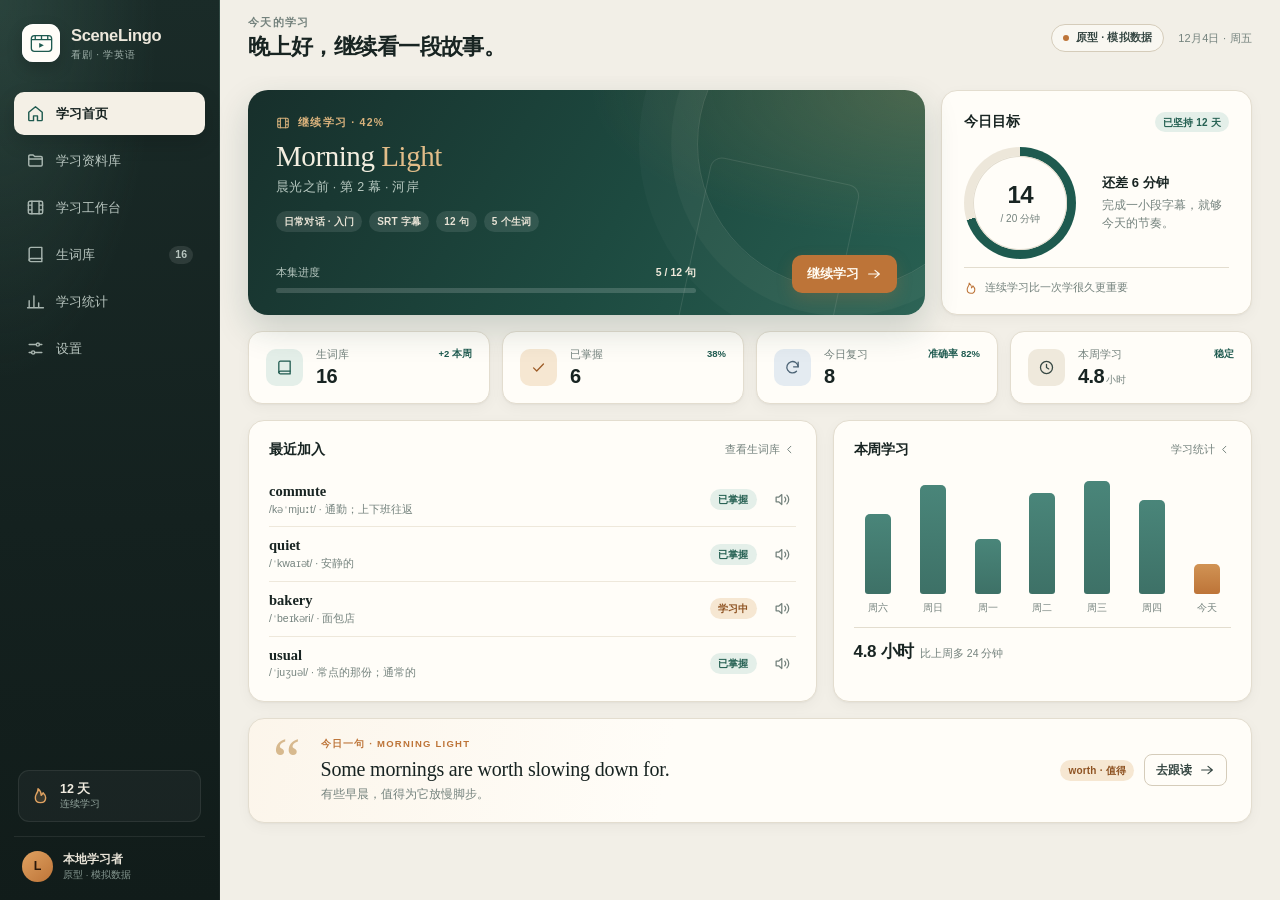
<file: prototype/v0.2-ui/index.html>
<!doctype html>
<html lang="zh-CN">
<head>
  <meta charset="utf-8">
  <meta name="viewport" content="width=device-width, initial-scale=1">
  <meta name="color-scheme" content="light">
  <title>SceneLingo · V0.2 学习工作台原型</title>
  <link rel="stylesheet" href="assets/styles.css">
</head>
<body data-route="home">
  <svg class="svg-sprite" aria-hidden="true" focusable="false">
    <symbol id="i-home" viewBox="0 0 24 24"><path d="M3.5 10.5 12 3.5l8.5 7V20a1 1 0 0 1-1 1h-5v-6h-5v6h-5a1 1 0 0 1-1-1z"/></symbol>
    <symbol id="i-film" viewBox="0 0 24 24"><rect x="3" y="4" width="18" height="16" rx="2"/><path d="M7.5 4v16M16.5 4v16M3 9h4.5M3 15h4.5M16.5 9H21M16.5 15H21"/></symbol>
    <symbol id="i-book" viewBox="0 0 24 24"><path d="M4 19.2A2.2 2.2 0 0 1 6.2 17H20"/><path d="M6.2 3H20v18H6.2A2.2 2.2 0 0 1 4 18.8V5.2A2.2 2.2 0 0 1 6.2 3z"/></symbol>
    <symbol id="i-chart" viewBox="0 0 24 24"><path d="M4 20V11M10 20V5M16 20v-6M22 20H2"/></symbol>
    <symbol id="i-play" viewBox="0 0 24 24"><path d="M8 5.4v13.2l10.5-6.6z"/></symbol>
    <symbol id="i-pause" viewBox="0 0 24 24"><path d="M9 5v14M15 5v14"/></symbol>
    <symbol id="i-volume" viewBox="0 0 24 24"><path d="M11 5 6.5 8.7H3v6.6h3.5L11 19z"/><path d="M15.2 8.8a4.5 4.5 0 0 1 0 6.4M18.2 5.8a8.8 8.8 0 0 1 0 12.4"/></symbol>
    <symbol id="i-plus" viewBox="0 0 24 24"><path d="M12 5v14M5 12h14"/></symbol>
    <symbol id="i-check" viewBox="0 0 24 24"><path d="m5 12.5 4.5 4.5L19 7"/></symbol>
    <symbol id="i-close" viewBox="0 0 24 24"><path d="m6 6 12 12M18 6 6 18"/></symbol>
    <symbol id="i-send" viewBox="0 0 24 24"><path d="M12 19V5M6.5 10.5 12 5l5.5 5.5"/></symbol>
    <symbol id="i-spark" viewBox="0 0 24 24"><path d="M12 3.5c.5 4.6 2.4 6.5 7 7-4.6.5-6.5 2.4-7 7-.5-4.6-2.4-6.5-7-7 4.6-.5 6.5-2.4 7-7z"/><path d="M19 16.5c.2 1.8 1 2.6 2.8 2.8-1.8.2-2.6 1-2.8 2.8-.2-1.8-1-2.6-2.8-2.8 1.8-.2 2.6-1 2.8-2.8z"/></symbol>
    <symbol id="i-flame" viewBox="0 0 24 24"><path d="M12 21c3.9 0 6.5-2.6 6.5-6.2 0-2.6-1.4-4.6-3.2-6.4-.4 1.6-1.2 2.7-2.4 3.4.2-3.3-1.3-6-4-8.3.2 3.1-.8 5-2.3 6.9A8.7 8.7 0 0 0 5.5 15c0 3.6 2.6 6 6.5 6z"/></symbol>
    <symbol id="i-clock" viewBox="0 0 24 24"><circle cx="12" cy="12" r="8.5"/><path d="M12 7.5V12l3.2 2"/></symbol>
    <symbol id="i-arrow" viewBox="0 0 24 24"><path d="M4 12h15M13.5 6.5 20 12l-6.5 5.5"/></symbol>
    <symbol id="i-search" viewBox="0 0 24 24"><circle cx="11" cy="11" r="6.5"/><path d="m16 16 4.5 4.5"/></symbol>
    <symbol id="i-rotate" viewBox="0 0 24 24"><path d="M20 11a8 8 0 1 0-2.3 6.2"/><path d="M20 4.5V11h-6.5"/></symbol>
    <symbol id="i-bookmark" viewBox="0 0 24 24"><path d="M6.5 4.5h11v16L12 16.8l-5.5 3.7z"/></symbol>
    <symbol id="i-chevron" viewBox="0 0 24 24"><path d="m14.5 6-6 6 6 6"/></symbol>
    <symbol id="i-target" viewBox="0 0 24 24"><circle cx="12" cy="12" r="8.5"/><circle cx="12" cy="12" r="4.5"/><circle cx="12" cy="12" r="1"/></symbol>
    <symbol id="i-headphones" viewBox="0 0 24 24"><path d="M4 14v-2a8 8 0 0 1 16 0v2"/><path d="M4 13.5h2.5v6H5a1 1 0 0 1-1-1zM20 13.5h-2.5v6H19a1 1 0 0 0 1-1z"/></symbol>
    <symbol id="i-library" viewBox="0 0 24 24"><path d="M3.5 6.5A1.5 1.5 0 0 1 5 5h4l2 2h8a1.5 1.5 0 0 1 1.5 1.5v9A1.5 1.5 0 0 1 19 19H5a1.5 1.5 0 0 1-1.5-1.5z"/><path d="M3.5 10h17"/></symbol>
    <symbol id="i-upload" viewBox="0 0 24 24"><path d="M12 15V4M7.5 8.5 12 4l4.5 4.5"/><path d="M4 14v4.5A1.5 1.5 0 0 0 5.5 20h13a1.5 1.5 0 0 0 1.5-1.5V14"/></symbol>
    <symbol id="i-settings" viewBox="0 0 24 24"><path d="M4 7h9M17 7h3M4 17h3M11 17h9"/><circle cx="15" cy="7" r="2"/><circle cx="9" cy="17" r="2"/></symbol>
    <symbol id="i-trash" viewBox="0 0 24 24"><path d="M4.5 7h15M9 7V4.5h6V7M6.5 7l.8 12.2A1.6 1.6 0 0 0 8.9 20h6.2a1.6 1.6 0 0 0 1.6-1.5L17.5 7"/><path d="M10 11v5M14 11v5"/></symbol>
    <symbol id="i-file" viewBox="0 0 24 24"><path d="M6 3.5h7l5 5V20a1 1 0 0 1-1 1H6a1 1 0 0 1-1-1V4.5a1 1 0 0 1 1-1z"/><path d="M13 3.5V9h5"/></symbol>
    <symbol id="i-info" viewBox="0 0 24 24"><circle cx="12" cy="12" r="8.5"/><path d="M12 11v5M12 8h.01"/></symbol>
    <symbol id="i-key" viewBox="0 0 24 24"><circle cx="8" cy="12" r="3.5"/><path d="M11.5 12H21M17 12v3M14 12v2"/></symbol>
    <symbol id="i-shield" viewBox="0 0 24 24"><path d="M12 3.5 19 6v5.3c0 4.1-2.7 7.4-7 9.2-4.3-1.8-7-5.1-7-9.2V6z"/><path d="m9 12 2 2 4-4"/></symbol>
    <symbol id="i-cloud" viewBox="0 0 24 24"><path d="M7.5 18.5h9.2a3.8 3.8 0 0 0 .5-7.6A5.7 5.7 0 0 0 6.4 10 4.3 4.3 0 0 0 7.5 18.5z"/></symbol>
  </svg>

  <div class="app-shell">
    <aside class="sidebar">
      <a class="brand" href="#/home" data-nav="home" aria-label="SceneLingo 首页">
        <span class="brand-mark" aria-hidden="true">
          <svg viewBox="0 0 32 32"><rect x="3" y="6" width="26" height="20" rx="4"/><path d="M3 11h26M8 6v5M16 6v5M24 6v5"/><path d="M13 15.2v6.2l6-3.1z" class="brand-play"/></svg>
        </span>
        <span class="brand-copy"><strong>SceneLingo</strong><small>看剧 · 学英语</small></span>
      </a>

      <nav class="side-nav" aria-label="主导航">
        <a href="#/home" data-nav="home" class="nav-item" aria-current="page">
          <svg class="icon"><use href="#i-home"/></svg><span>学习首页</span>
        </a>
        <a href="#/materials" data-nav="materials" class="nav-item">
          <svg class="icon"><use href="#i-library"/></svg><span>学习资料库</span>
        </a>
        <a href="#/workbench" data-nav="workbench" class="nav-item">
          <svg class="icon"><use href="#i-film"/></svg><span>学习工作台</span>
        </a>
        <a href="#/vocabulary" data-nav="vocabulary" class="nav-item">
          <svg class="icon"><use href="#i-book"/></svg><span>生词库</span>
          <em class="nav-count" id="navVocabCount">16</em>
        </a>
        <a href="#/stats" data-nav="stats" class="nav-item">
          <svg class="icon"><use href="#i-chart"/></svg><span>学习统计</span>
        </a>
        <a href="#/settings" data-nav="settings" class="nav-item">
          <svg class="icon"><use href="#i-settings"/></svg><span>设置</span>
        </a>
      </nav>

      <div class="side-spacer"></div>

      <div class="streak-card">
        <svg class="icon"><use href="#i-flame"/></svg>
        <div><strong>12 天</strong><small>连续学习</small></div>
      </div>

      <div class="profile">
        <span class="avatar" aria-hidden="true">L</span>
        <div class="profile-copy"><strong>本地学习者</strong><small>原型 · 模拟数据</small></div>
      </div>
    </aside>

    <main class="main">
      <header class="topbar">
        <div class="topbar-title">
          <p class="eyebrow" id="pageEyebrow">今天的学习</p>
          <h1 id="pageTitle">学习首页</h1>
        </div>
        <div class="topbar-meta">
          <span class="demo-badge"><i></i>原型 · 模拟数据</span>
          <span class="today" id="todayLabel"></span>
        </div>
      </header>
      <div class="view" id="view" tabindex="-1"></div>
    </main>
  </div>

  <div class="word-popover" id="wordPopover" role="dialog" aria-modal="false" aria-label="单词详情" hidden></div>
  <div class="modal-root" id="modalRoot" hidden></div>
  <div class="toast" id="toast" role="status" aria-live="polite"></div>

  <noscript><p class="noscript">该原型需要 JavaScript 才能运行。</p></noscript>
  <script src="assets/data.js"></script>
  <script src="assets/app.js"></script>
</body>
</html>
</file>
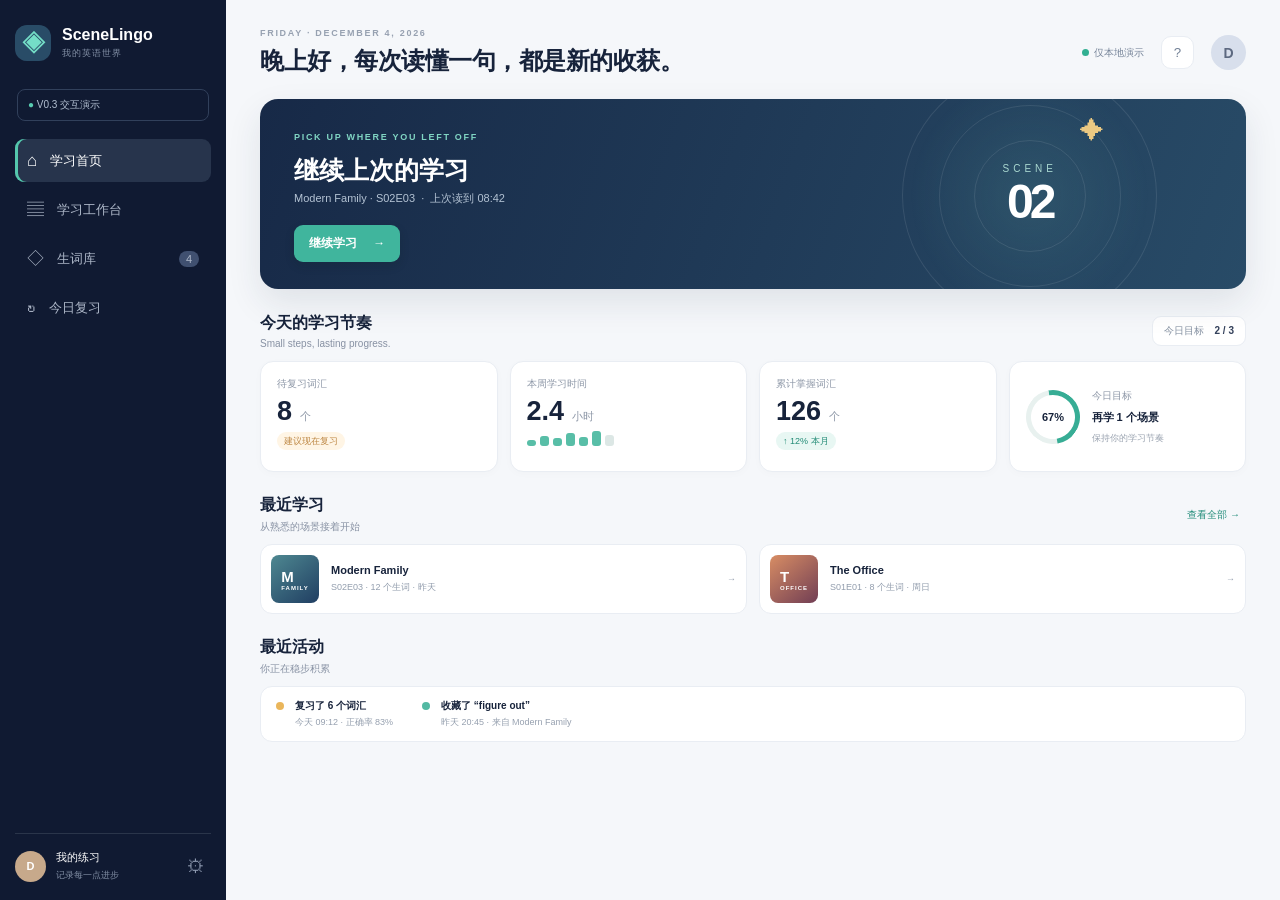
<file: prototype/v0.3-ui/index.html>
<!doctype html><html lang="zh-CN"><head><meta charset="utf-8"><meta name="viewport" content="width=device-width,initial-scale=1"><title>SceneLingo V0.3 · 演示原型</title><link rel="stylesheet" href="assets/styles.css"></head><body>
<aside class="nav"><div class="brand"><b>◈</b><span>SceneLingo<small>我的英语世界</small></span></div><div class="demo">● V0.3 交互演示</div><nav><button class="active" data-page="home">⌂ <span>学习首页</span></button><button data-page="workbench">▤ <span>学习工作台</span></button><button data-page="vocab">◇ <span>生词库</span><i id="count">4</i></button><button data-page="review">↻ <span>今日复习</span></button></nav><div class="nav-bottom"><span class="avatar">D</span><span>我的练习<small>记录每一点进步</small></span><button id="settings">⚙</button></div></aside>
<main><header><div class="header-copy"><div class="eyebrow" id="local-date"></div><h1 id="title"><span id="greeting-period"></span>，<span id="daily-encouragement"></span></h1></div><div class="header-right"><span class="local"><i></i>仅本地演示</span><button class="icon" id="help">?</button><span class="avatar pale">D</span></div></header>
<section id="home" class="page"><div class="hero"><div><span class="eyebrow light">PICK UP WHERE YOU LEFT OFF</span><h2>继续上次的学习</h2><p>Modern Family · S02E03 &nbsp;·&nbsp; 上次读到 08:42</p><button class="primary" data-open="workbench">继续学习 <b>→</b></button></div><div class="hero-art"><span>✦</span><div>SCENE <strong>02</strong></div></div></div><div class="section-head"><div><h2>今天的学习节奏</h2><p>Small steps, lasting progress.</p></div><span class="goal">今日目标 <b>2 / 3</b></span></div><div class="stats"><article><label>待复习词汇</label><strong>8 <small>个</small></strong><span class="tag amber">建议现在复习</span></article><article><label>本周学习时间</label><strong>2.4 <small>小时</small></strong><span class="bars"><i></i><i></i><i></i><i></i><i></i><i></i><i></i></span></article><article><label>累计掌握词汇</label><strong>126 <small>个</small></strong><span class="tag green">↑ 12% 本月</span></article><article class="ring-card"><div class="ring"><b>67%</b></div><div><label>今日目标</label><strong>再学 1 个场景</strong><span>保持你的学习节奏</span></div></article></div><div class="section-head compact"><div><h2>最近学习</h2><p>从熟悉的场景接着开始</p></div><button class="link" data-open="workbench">查看全部 →</button></div><div class="recent-grid"><button class="recent" data-open="workbench"><div class="thumb blue">M<br><small>FAMILY</small></div><div><b>Modern Family</b><span>S02E03 · 12 个生词 · 昨天</span></div><span>→</span></button><button class="recent" data-open="workbench"><div class="thumb peach">T<br><small>OFFICE</small></div><div><b>The Office</b><span>S01E01 · 8 个生词 · 周日</span></div><span>→</span></button></div><div class="section-head compact"><div><h2>最近活动</h2><p>你正在稳步积累</p></div></div><div class="activity"><span class="dot"></span><span><b>复习了 6 个词汇</b><small>今天 09:12 · 正确率 83%</small></span><span class="dot teal"></span><span><b>收藏了 “figure out”</b><small>昨天 20:45 · 来自 Modern Family</small></span></div></section>
<section id="workbench" class="page" hidden><div class="workspace"><aside class="pane materials"><div class="pane-title"><div><label>YOUR LIBRARY</label><h2>学习资料</h2></div><button class="square" id="import">＋</button></div><div class="search">⌕ <input placeholder="搜索资料"></div><div class="material-list"><button class="material selected"><span class="cover">MF</span><span><b>Modern Family</b><small>S02E03 · 24 min</small></span><i>•••</i></button><button class="material"><span class="cover cover2">OF</span><span><b>The Office</b><small>S01E01 · 22 min</small></span><i>•••</i></button><button class="material"><span class="cover cover3">FR</span><span><b>Friends</b><small>S03E08 · 21 min</small></span><i>•••</i></button></div><button class="import-line" id="import2">＋ 导入 SRT / VTT 字幕</button><div class="divider"></div><div class="pane-title vocab-title"><div><label>SCENE VOCABULARY</label><h2>本场景词汇</h2></div><span class="count">12</span></div><div id="wordlist" class="wordlist"></div><div class="tip">✦ &nbsp;点击字幕单词查看词卡</div></aside><div class="splitter" data-split="left" title="拖动调整资料区宽度"></div><section class="pane reader"><div class="reader-top"><div><label>MODERN FAMILY <span>›</span> S02E03</label><h2>Earthquake</h2><span class="muted">字幕阅读模式 · 点击单词学习</span></div><button class="square" id="more">•••</button></div><div class="video"><div class="video-scene"><span class="scene-label">A LITTLE FAMILY CHAOS</span><div class="scene-people">◉　 ◉　 ◉</div><p>“We are all perfectly calm.”</p></div><div class="video-controls"><button id="play">▶</button><span>08:42</span><div class="track"><i></i></div><span>21:34</span><button>⚙</button><button>⛶</button></div></div><div class="caption-head"><span>字幕精读 <small>第 42 / 186 句</small></span><div><button id="prev">↑</button><button id="next">↓</button></div></div><div id="captions" class="captions"></div><div class="reader-foot"><span>点击单词查看释义 · 点击句子切换语境</span><span>EN <b>●</b></span></div></section><div class="splitter" data-split="right" title="拖动调整 Tutor 区宽度"></div><aside class="pane tutor"><div class="tutor-head"><div class="spark">✦</div><div><label>YOUR AI STUDY PARTNER</label><h2>AI Tutor <span>演示</span></h2></div><button class="square" id="newchat">＋</button><button class="square" id="history">◷</button></div><div class="context"><label>当前语境 <span>已附加</span></label><p id="context">“I thought you said you had it all figured out.”</p></div><div class="chat-label"><span>本次对话</span><button id="clear">清空</button></div><div id="messages" class="messages"><div class="bubble ai"><label>✦ &nbsp;AI TUTOR · 演示回复</label><p>Hi! Let’s learn from this scene together. What would you like to explore?</p><small>09:32</small></div><div class="bubble user"><p>What does “figure out” mean here?</p><small>09:33</small></div><div class="bubble ai"><label>✦ &nbsp;AI TUTOR · 演示回复</label><p><b>“Figure out”</b> means to understand or solve something after thinking about it.<br><br>Here, “have it all figured out” means someone believes they have everything under control.</p><small>09:33</small></div></div><div class="quick"><button>Explain this phrase</button><button>Give me an example</button><button>Check my English</button></div><div class="composer"><textarea id="input" placeholder="Ask anything about this scene…" rows="2"></textarea><button id="send">↑</button></div><div class="tutor-note">演示模式 · 不会发送内容到网络</div></aside></div></section>
<section id="vocab" class="page" hidden><div class="section-head"><div><h2>我的生词库</h2><p>在场景中遇到，在复习中记住。</p></div><span class="goal">4 个已保存</span></div><div id="vocabgrid" class="vocabgrid"></div></section><section id="review" class="page" hidden><div class="review-card"><span class="eyebrow">DAILY REVIEW · DEMO</span><h2>准备好复习了吗？</h2><p>今天有 8 个词汇等待复习。演示模式不会写入学习记录。</p><button class="primary" id="startreview">开始复习 →</button><div id="reviewresult"></div></div></section></main><div id="toast" class="toast"></div><div id="popover" class="popover" hidden></div><script src="assets/daily-greeting.js"></script><script src="assets/app.js"></script></body></html>
</file>
<file: prototype/v0.2-ui/assets/styles.css>
/* SceneLingo V0.2 — desktop learning workspace prototype
 * Design system: warm paper, deep pine, amber accent, editorial serif for English.
 */
:root {
  --ink: #182422;
  --ink-2: #364743;
  --muted: #74827d;
  --faint: #9aa5a0;
  --paper: #f2efe7;
  --surface: #fffdf8;
  --surface-2: #f8f5ed;
  --surface-3: #efe9dc;
  --line: #e3ddcf;
  --line-strong: #d5ccba;
  --pine: #1e5a4f;
  --pine-deep: #173f38;
  --pine-soft: #e4efe9;
  --amber: #bd7438;
  --amber-deep: #9d5c27;
  --amber-soft: #f6e7d2;
  --danger-soft: #f7e3dd;
  --danger: #a84934;
  --blue-soft: #e4ebf1;
  --serif: "Iowan Old Style", "Palatino Linotype", Palatino, Georgia, "Times New Roman", serif;
  --sans: -apple-system, BlinkMacSystemFont, "SF Pro Text", "PingFang SC", "Hiragino Sans GB", "Helvetica Neue", Arial, sans-serif;
  --mono: "SF Mono", ui-monospace, Menlo, Consolas, monospace;
  --r-sm: 8px;
  --r-md: 12px;
  --r-lg: 16px;
  --r-xl: 20px;
  --shadow-sm: 0 1px 2px rgba(24, 36, 34, .04), 0 4px 14px rgba(24, 36, 34, .04);
  --shadow-md: 0 8px 28px rgba(24, 36, 34, .08);
  --shadow-lg: 0 18px 52px rgba(24, 36, 34, .16);
}

* { box-sizing: border-box; }
html, body { height: 100%; }
body {
  margin: 0;
  overflow: hidden;
  background: var(--paper);
  color: var(--ink);
  font-family: var(--sans);
  font-size: 14px;
  line-height: 1.5;
  -webkit-font-smoothing: antialiased;
  text-rendering: optimizeLegibility;
}
button, input, textarea { font: inherit; color: inherit; }
button { border: 0; background: none; cursor: pointer; }
a { color: inherit; text-decoration: none; }
h1, h2, h3, h4, p { margin: 0; }
svg { display: block; }
.svg-sprite { position: absolute; width: 0; height: 0; overflow: hidden; }
.icon {
  width: 20px; height: 20px; flex: none;
  fill: none; stroke: currentColor; stroke-width: 1.8;
  stroke-linecap: round; stroke-linejoin: round;
}
.icon--fill { fill: currentColor; stroke: none; }
.sr-only {
  position: absolute; width: 1px; height: 1px; padding: 0; margin: -1px;
  overflow: hidden; clip: rect(0 0 0 0); white-space: nowrap; border: 0;
}
.noscript { padding: 24px; }

::selection { background: var(--amber-soft); color: var(--ink); }
::-webkit-scrollbar { width: 9px; height: 9px; }
::-webkit-scrollbar-thumb { background: #d3cbb9; border-radius: 8px; border: 2px solid transparent; background-clip: content-box; }
::-webkit-scrollbar-thumb:hover { background: #bcb29d; background-clip: content-box; }
::-webkit-scrollbar-track { background: transparent; }

:focus-visible { outline: 2px solid var(--amber); outline-offset: 2px; }

/* ——— Shell ——— */
.app-shell {
  display: grid;
  grid-template-columns: 220px minmax(0, 1fr);
  height: 100dvh;
}
.sidebar {
  display: flex; flex-direction: column;
  min-height: 0;
  padding: 22px 14px 18px;
  color: #ede8dc;
  background:
    radial-gradient(120% 70% at 0% 0%, rgba(72, 113, 99, .35), transparent 60%),
    linear-gradient(178deg, #1a2b28 0%, #14211f 58%, #111c1a 100%);
  border-right: 1px solid rgba(255, 255, 255, .04);
}
.brand {
  display: flex; align-items: center; gap: 11px;
  padding: 2px 8px 0;
  border-radius: var(--r-md);
}
.brand-mark {
  width: 38px; height: 38px; flex: none;
  display: grid; place-items: center;
  background: var(--surface);
  color: var(--pine);
  border-radius: 11px;
  box-shadow: inset 0 0 0 1px rgba(255, 255, 255, .6), 0 6px 16px rgba(0, 0, 0, .18);
}
.brand-mark svg { width: 25px; height: 25px; fill: none; stroke: currentColor; stroke-width: 1.7; stroke-linejoin: round; }
.brand-mark .brand-play { fill: currentColor; stroke: none; }
.brand-copy { display: flex; flex-direction: column; line-height: 1.15; }
.brand-copy strong { font-size: 16.5px; letter-spacing: -.02em; font-weight: 700; }
.brand-copy small { margin-top: 4px; font-size: 10px; color: #9fb0aa; letter-spacing: .08em; }
.side-nav { display: flex; flex-direction: column; gap: 4px; margin-top: 30px; }
.nav-item {
  display: flex; align-items: center; gap: 11px;
  height: 43px; padding: 0 12px;
  border-radius: 10px;
  color: #b8c5bf;
  font-size: 13px; font-weight: 500;
  transition: background .16s ease, color .16s ease;
}
.nav-item .icon { width: 19px; height: 19px; opacity: .9; }
.nav-item:hover { background: rgba(255, 255, 255, .06); color: #f2eee4; }
.nav-item[aria-current="page"] {
  background: #f4f0e6;
  color: var(--ink);
  font-weight: 650;
  box-shadow: 0 8px 20px rgba(0, 0, 0, .14);
}
.nav-item[aria-current="page"] .icon { color: var(--pine); opacity: 1; }
.nav-count {
  margin-left: auto;
  min-width: 21px; height: 18px; padding: 0 6px;
  display: inline-grid; place-items: center;
  border-radius: 20px;
  background: rgba(255, 255, 255, .1);
  color: #b8c5bf;
  font: 600 10.5px/1 var(--sans);
  font-style: normal;
}
.nav-item[aria-current="page"] .nav-count { background: var(--pine-soft); color: var(--pine); }
.side-spacer { flex: 1; min-height: 18px; }
.streak-card {
  display: flex; align-items: center; gap: 10px;
  margin: 0 4px 14px;
  padding: 11px 12px;
  border: 1px solid rgba(255, 255, 255, .08);
  border-radius: 11px;
  background: rgba(255, 255, 255, .035);
}
.streak-card .icon { width: 19px; height: 19px; color: #e0a261; fill: rgba(224, 162, 97, .16); }
.streak-card div { display: flex; flex-direction: column; line-height: 1.25; }
.streak-card strong { font-size: 12.5px; color: #f1ece0; }
.streak-card small { font-size: 10px; color: #91a29b; }
.profile {
  display: flex; align-items: center; gap: 10px;
  padding: 14px 8px 0;
  border-top: 1px solid rgba(255, 255, 255, .08);
}
.avatar {
  width: 31px; height: 31px; flex: none;
  display: grid; place-items: center;
  border-radius: 50%;
  background: linear-gradient(140deg, #e0a261, #bd7438);
  color: #29180b; font-weight: 750; font-size: 12.5px;
}
.profile-copy { display: flex; flex-direction: column; line-height: 1.3; min-width: 0; }
.profile-copy strong { font-size: 11.5px; font-weight: 600; color: #e9e4d8; }
.profile-copy small { font-size: 9.5px; color: #84968f; margin-top: 2px; }

.main { min-width: 0; display: flex; flex-direction: column; height: 100dvh; overflow: hidden; }
.topbar {
  flex: none;
  height: 76px;
  padding: 0 28px;
  display: flex; align-items: center; justify-content: space-between; gap: 24px;
}
.topbar-title { min-width: 0; }
.eyebrow {
  margin-bottom: 3px;
  color: var(--muted);
  font-size: 10.5px; font-weight: 650;
  letter-spacing: .13em; text-transform: uppercase;
}
.topbar h1 { font-size: 22px; font-weight: 680; letter-spacing: -.025em; line-height: 1.2; white-space: nowrap; overflow: hidden; text-overflow: ellipsis; }
.topbar-meta { display: flex; align-items: center; gap: 14px; flex: none; }
.demo-badge {
  display: inline-flex; align-items: center; gap: 7px;
  height: 28px; padding: 0 11px;
  border: 1px solid var(--line-strong);
  border-radius: 20px;
  background: rgba(255, 253, 248, .6);
  color: var(--ink-2);
  font-size: 10.5px; font-weight: 600; letter-spacing: .02em;
}
.demo-badge i { width: 6px; height: 6px; border-radius: 50%; background: var(--amber); }
.today { font-size: 11px; color: var(--muted); letter-spacing: .02em; }

.view {
  flex: 1; min-height: 0;
  overflow-y: auto;
  padding: 14px 28px 30px;
  scroll-behavior: smooth;
}
body[data-route="workbench"] .view { overflow: hidden; padding: 10px 24px 22px; }

/* ——— Primitives ——— */
.btn {
  display: inline-flex; align-items: center; justify-content: center; gap: 7px;
  height: 38px; padding: 0 15px;
  border-radius: 10px;
  font-size: 12.5px; font-weight: 620;
  white-space: nowrap;
  transition: background .16s ease, border-color .16s ease, transform .16s ease, box-shadow .16s ease;
}
.btn:active { transform: translateY(1px); }
.btn .icon { width: 16px; height: 16px; }
.btn-primary { background: var(--pine); color: #f8f4e9; box-shadow: 0 5px 14px rgba(30, 90, 79, .18); }
.btn-primary:hover { background: #174b42; }
.btn-amber { background: var(--amber); color: #fffaf0; box-shadow: 0 6px 16px rgba(189, 116, 56, .22); }
.btn-amber:hover { background: var(--amber-deep); }
.btn-secondary { background: var(--surface); border: 1px solid var(--line-strong); color: var(--ink-2); }
.btn-secondary:hover { border-color: #bdb29c; background: #fbf8f1; }
.btn-ghost { color: var(--ink-2); padding: 0 10px; }
.btn-ghost:hover { background: var(--surface-3); }
.btn-sm { height: 32px; padding: 0 11px; font-size: 11.5px; border-radius: 8px; }
.btn[disabled] { opacity: .55; cursor: default; transform: none; }

.icon-btn {
  width: 34px; height: 34px; flex: none;
  display: inline-grid; place-items: center;
  border-radius: 9px;
  color: var(--ink-2);
  transition: background .15s ease, color .15s ease;
}
.icon-btn:hover { background: var(--surface-3); color: var(--ink); }
.icon-btn .icon { width: 17px; height: 17px; }
.icon-btn--round { border-radius: 50%; background: var(--pine); color: #f7f2e7; width: 38px; height: 38px; }
.icon-btn--round:hover { background: #174b42; color: #fff; }

.pill {
  display: inline-flex; align-items: center; gap: 5px;
  height: 21px; padding: 0 8px;
  border-radius: 20px;
  font-size: 10px; font-weight: 620; letter-spacing: .02em;
  background: var(--surface-3); color: var(--ink-2);
}
.pill--green { background: var(--pine-soft); color: #256052; }
.pill--amber { background: var(--amber-soft); color: #8e5221; }
.pill--line { background: transparent; border: 1px solid var(--line); color: var(--muted); }
.pill--dark { background: rgba(255,255,255,.12); color: #e9e3d4; }

.card {
  background: var(--surface);
  border: 1px solid var(--line);
  border-radius: var(--r-lg);
  box-shadow: var(--shadow-sm);
}
.section-head { display: flex; align-items: center; justify-content: space-between; gap: 12px; margin-bottom: 13px; }
.section-head h2 { font-size: 14px; font-weight: 680; letter-spacing: -.01em; }
.section-head .more { display: inline-flex; align-items: center; gap: 3px; font-size: 11px; color: var(--muted); font-weight: 550; }
.section-head .more:hover { color: var(--pine); }
.section-head .more .icon { width: 13px; height: 13px; }

/* ——— Home ——— */
.home { display: flex; flex-direction: column; gap: 16px; max-width: 1440px; margin: 0 auto; }
.home-top { display: grid; grid-template-columns: minmax(0, 1.7fr) minmax(280px, .78fr); gap: 16px; }
.continue-card {
  position: relative; overflow: hidden;
  min-height: 222px;
  padding: 25px 28px 22px;
  border-radius: var(--r-xl);
  color: #f3eee0;
  background:
    radial-gradient(90% 120% at 100% 0%, rgba(206, 157, 91, .23), transparent 55%),
    linear-gradient(122deg, #172f2b 0%, #1d4a40 55%, #286052 100%);
  box-shadow: 0 14px 34px rgba(23, 63, 56, .18);
  display: flex; flex-direction: column; justify-content: space-between;
}
.continue-card::before {
  content: ""; position: absolute; right: -64px; top: -92px;
  width: 290px; height: 290px; border-radius: 50%;
  border: 1px solid rgba(244, 238, 224, .13);
  box-shadow: 0 0 0 26px rgba(244, 238, 224, .035), 0 0 0 58px rgba(244, 238, 224, .025);
  pointer-events: none;
}
.continue-card::after {
  content: ""; position: absolute; right: 82px; bottom: -46px;
  width: 150px; height: 190px; border-radius: 12px;
  border: 1px solid rgba(244, 238, 224, .11);
  transform: rotate(12deg);
  pointer-events: none;
}
.continue-top { position: relative; z-index: 1; display: flex; align-items: flex-start; justify-content: space-between; gap: 16px; }
.continue-kicker { display: flex; align-items: center; gap: 8px; color: #d9b27c; font-size: 10.5px; font-weight: 650; letter-spacing: .12em; text-transform: uppercase; }
.continue-kicker .icon { width: 14px; height: 14px; }
.continue-card h2 { margin-top: 9px; font: 400 29px/1.15 var(--serif); letter-spacing: -.015em; }
.continue-card h2 em { font-style: normal; color: #e2bd89; }
.continue-zh { margin-top: 5px; color: #b8c9c1; font-size: 12.5px; letter-spacing: .02em; }
.continue-meta { display: flex; flex-wrap: wrap; gap: 7px; margin-top: 14px; }
.continue-meta .pill { background: rgba(255, 255, 255, .1); color: #e7e2d5; }
.continue-bottom { position: relative; z-index: 1; display: flex; align-items: flex-end; justify-content: space-between; gap: 24px; margin-top: 20px; }
.progress-block { flex: 1; max-width: 420px; }
.progress-labels { display: flex; justify-content: space-between; gap: 12px; margin-bottom: 7px; color: #b7c7c0; font-size: 10.5px; }
.progress-labels strong { color: #eee8da; font-weight: 600; }
.progress-track { height: 5px; border-radius: 6px; background: rgba(255, 255, 255, .16); overflow: hidden; }
.progress-fill { height: 100%; border-radius: inherit; background: #e0b37a; }
.goal-card { padding: 21px 22px 18px; display: flex; flex-direction: column; }
.goal-head { display: flex; align-items: center; justify-content: space-between; gap: 10px; }
.goal-head h2 { font-size: 13.5px; font-weight: 680; }
.goal-head .pill { height: 20px; }
.goal-body { flex: 1; display: flex; align-items: center; justify-content: center; gap: 26px; padding: 15px 0 8px; }
.ring {
  --p: 70;
  width: 112px; height: 112px; flex: none;
  border-radius: 50%;
  display: grid; place-items: center;
  background: conic-gradient(var(--pine) calc(var(--p) * 1%), #ede7da 0);
  position: relative;
}
.ring::before { content: ""; position: absolute; inset: 9px; border-radius: 50%; background: var(--surface); box-shadow: inset 0 0 0 1px var(--line); }
.ring-copy { position: relative; text-align: center; line-height: 1.15; }
.ring-copy strong { display: block; font-size: 24px; font-weight: 680; letter-spacing: -.03em; }
.ring-copy span { font-size: 10px; color: var(--muted); }
.goal-copy { min-width: 0; }
.goal-copy strong { display: block; font-size: 13px; font-weight: 650; line-height: 1.45; }
.goal-copy p { margin-top: 5px; color: var(--muted); font-size: 11.5px; line-height: 1.55; }
.goal-foot { display: flex; align-items: center; gap: 7px; padding-top: 12px; border-top: 1px solid var(--line); color: var(--muted); font-size: 10.5px; }
.goal-foot .icon { width: 14px; height: 14px; color: var(--amber); }

.stat-strip { display: grid; grid-template-columns: repeat(4, minmax(0, 1fr)); gap: 12px; }
.stat-card { display: flex; align-items: center; gap: 13px; padding: 15px 17px; border-radius: 14px; }
.stat-icon {
  width: 37px; height: 37px; flex: none;
  display: grid; place-items: center;
  border-radius: 10px;
  background: var(--surface-3); color: var(--ink-2);
}
.stat-icon .icon { width: 17px; height: 17px; }
.stat-icon--green { background: var(--pine-soft); color: var(--pine); }
.stat-icon--amber { background: var(--amber-soft); color: var(--amber-deep); }
.stat-icon--blue { background: var(--blue-soft); color: #4c6375; }
.stat-copy { min-width: 0; }
.stat-copy span { display: block; color: var(--muted); font-size: 10.5px; }
.stat-copy strong { display: block; margin-top: 1px; font-size: 20px; font-weight: 680; letter-spacing: -.03em; line-height: 1.2; }
.stat-copy strong small { margin-left: 2px; font-size: 10px; font-weight: 500; color: var(--muted); letter-spacing: 0; }
.stat-delta { margin-left: auto; align-self: flex-start; color: var(--pine); font-size: 9.5px; font-weight: 600; }

.home-lower { display: grid; grid-template-columns: minmax(0, 1.22fr) minmax(0, .9fr); gap: 16px; }
.home-lower .card { padding: 18px 20px; }
.recent-list { display: flex; flex-direction: column; }
.recent-row { display: flex; align-items: center; gap: 11px; padding: 9px 0; border-bottom: 1px solid #eee8db; }
.recent-row:last-child { border-bottom: 0; padding-bottom: 2px; }
.recent-word { min-width: 0; flex: 1; }
.recent-word strong { display: block; font: 600 14.5px/1.3 var(--serif); }
.recent-word span { display: block; margin-top: 1px; color: var(--muted); font-size: 10.5px; white-space: nowrap; overflow: hidden; text-overflow: ellipsis; }
.recent-row .pill { flex: none; }
.mini-speak { width: 28px; height: 28px; border-radius: 50%; color: var(--muted); }
.mini-speak:hover { color: var(--pine); background: var(--pine-soft); }
.weekly { display: flex; align-items: flex-end; justify-content: space-between; gap: 10px; height: 142px; padding: 8px 2px 0; }
.bar-col { flex: 1; height: 100%; display: flex; flex-direction: column; align-items: center; justify-content: flex-end; gap: 7px; }
.bar {
  width: 100%; max-width: 26px; min-height: 4px;
  height: var(--h);
  border-radius: 5px 5px 3px 3px;
  background: linear-gradient(180deg, #2c7265, #1e5a4f);
  opacity: .86;
  transition: opacity .15s ease;
}
.bar-col:last-child .bar { background: linear-gradient(180deg, #d19354, #bd7438); opacity: 1; }
.bar-col:hover .bar { opacity: 1; }
.bar-day { font-size: 9.5px; color: var(--muted); }
.weekly-foot { display: flex; align-items: baseline; gap: 6px; margin-top: 12px; padding-top: 11px; border-top: 1px solid var(--line); }
.weekly-foot strong { font-size: 17px; font-weight: 680; letter-spacing: -.02em; }
.weekly-foot span { font-size: 10.5px; color: var(--muted); }

.daily-line {
  display: grid; grid-template-columns: auto minmax(0, 1fr) auto;
  align-items: center; gap: 20px;
  padding: 18px 24px;
  background:
    linear-gradient(100deg, rgba(246, 231, 210, .35), transparent 42%),
    var(--surface);
}
.daily-quote {
  align-self: start;
  color: #d7b98e;
  font: 400 62px/.72 var(--serif);
  height: 46px;
}
.daily-copy { min-width: 0; }
.daily-kicker { color: var(--amber); font-size: 9.5px; font-weight: 680; letter-spacing: .13em; text-transform: uppercase; }
.daily-en { margin-top: 5px; font: 400 20px/1.35 var(--serif); letter-spacing: -.01em; }
.daily-zh { margin-top: 3px; color: var(--muted); font-size: 11.5px; }
.daily-side { display: flex; align-items: center; gap: 10px; }
.daily-side .btn { height: 32px; }

/* ——— Workbench ——— */
.workbench {
  height: 100%;
  display: grid;
  grid-template-columns: 238px minmax(0, 1fr) 344px;
  gap: 14px;
  align-items: stretch;
}
.pane {
  min-height: 0;
  display: flex; flex-direction: column;
  background: var(--surface);
  border: 1px solid var(--line);
  border-radius: var(--r-lg);
  box-shadow: var(--shadow-sm);
  overflow: hidden;
}
.pane-head {
  flex: none; min-height: 57px;
  padding: 0 15px;
  display: flex; align-items: center; justify-content: space-between; gap: 10px;
  border-bottom: 1px solid var(--line);
}
.pane-head h2 { font-size: 13px; font-weight: 680; letter-spacing: -.01em; }
.pane-head .sub { color: var(--muted); font-size: 10px; }

.episode-list { flex: 1; min-height: 0; overflow-y: auto; padding: 7px; display: flex; flex-direction: column; gap: 3px; }
.episode-item {
  width: 100%;
  display: grid; grid-template-columns: 42px minmax(0, 1fr); gap: 10px;
  padding: 9px 9px;
  border: 1px solid transparent;
  border-radius: 11px;
  text-align: left;
  transition: background .15s ease, border-color .15s ease;
}
.episode-item:hover { background: var(--surface-2); }
.episode-item.is-active { background: #eef4ef; border-color: #d7e5dc; }
.episode-thumb {
  width: 42px; height: 52px;
  border-radius: 7px;
  display: grid; place-items: center;
  color: rgba(255, 253, 248, .9);
  background: linear-gradient(150deg, #c4864f, #8f592c);
  box-shadow: inset 0 0 0 1px rgba(255, 255, 255, .18);
}
.episode-item[data-tone="green"] .episode-thumb { background: linear-gradient(150deg, #4b7d6d, #275247); }
.episode-item[data-tone="blue"] .episode-thumb { background: linear-gradient(150deg, #5d7e93, #34505f); }
.episode-thumb .icon { width: 17px; height: 17px; opacity: .9; }
.episode-copy { min-width: 0; display: flex; flex-direction: column; justify-content: center; }
.episode-copy strong { font-size: 12.5px; font-weight: 650; white-space: nowrap; overflow: hidden; text-overflow: ellipsis; }
.episode-copy span { margin-top: 1px; color: var(--muted); font-size: 10px; white-space: nowrap; overflow: hidden; text-overflow: ellipsis; }
.episode-progress { height: 2px; margin-top: 7px; border-radius: 3px; background: #e8e2d5; overflow: hidden; }
.episode-progress i { display: block; height: 100%; border-radius: inherit; background: var(--pine); }
.episode-item.is-active .episode-progress i { background: var(--pine); }

.reader-head {
  flex: none;
  min-height: 66px;
  padding: 10px 20px;
  display: flex; align-items: center; gap: 12px;
  border-bottom: 1px solid var(--line);
}
.reader-title { min-width: 0; flex: 1; }
.reader-title h2 { display: flex; align-items: baseline; gap: 8px; font: 600 17px/1.3 var(--serif); letter-spacing: -.01em; }
.reader-title h2 span { font: 500 11px/1 var(--sans); color: var(--muted); }
.reader-title p { margin-top: 2px; color: var(--muted); font-size: 10.5px; }
.reader-controls { display: flex; align-items: center; gap: 9px; flex: none; }
.reader-time { font: 500 10.5px/1 var(--mono); color: var(--muted); letter-spacing: .01em; }
.reader-progress { height: 3px; background: #eee8db; flex: none; }
.reader-progress i { display: block; height: 100%; background: var(--amber); transition: width .25s ease; }

.cue-list { flex: 1; min-height: 0; overflow-y: auto; padding: 10px 18px 22px; scroll-behavior: smooth; }
.scene-head {
  display: flex; align-items: center; gap: 10px;
  margin: 15px 10px 4px;
  color: var(--faint);
  font-size: 9.5px; font-weight: 650;
  letter-spacing: .14em; text-transform: uppercase;
}
.scene-head::after { content: ""; height: 1px; flex: 1; background: var(--line); }
.scene-head span { letter-spacing: 0; text-transform: none; font-weight: 500; font-size: 10px; color: #a8b1ab; }
.cue {
  display: grid; grid-template-columns: 44px minmax(0, 1fr); gap: 11px;
  padding: 9px 11px;
  border-radius: 10px;
  transition: background .15s ease, box-shadow .15s ease;
}
.cue:hover { background: #fbf8f1; }
.cue.is-active { background: #f1f6f1; box-shadow: inset 3px 0 0 var(--pine); }
.cue-time {
  align-self: start;
  padding-top: 4px;
  color: #a4aea8;
  font: 500 10px/1.2 var(--mono);
  text-align: left;
}
.cue-time:hover { color: var(--pine); }
.cue-text { color: #24312e; font: 400 17.5px/1.68 var(--serif); letter-spacing: .002em; }
.cue.is-active .cue-text { color: #15221f; }
.word {
  padding: 0 1px; margin: 0 -1px;
  border-radius: 4px;
  color: inherit;
  transition: background .12s ease, color .12s ease;
}
.word:hover { background: #f3e2c7; color: #2c2419; }
.word.is-selected { background: var(--pine); color: #faf6eb; box-shadow: 0 0 0 1px var(--pine); }
.cue-foot { padding: 7px 11px 0 55px; color: #a3aca6; font-size: 10px; }
.reader-tip {
  flex: none;
  padding: 9px 20px;
  border-top: 1px solid var(--line);
  display: flex; align-items: center; gap: 7px;
  color: var(--muted); font-size: 10px;
  background: #fdfbf5;
}
.reader-tip .icon { width: 13px; height: 13px; color: var(--amber); }

.tutor-head { flex: none; min-height: 57px; padding: 0 14px 0 16px; display: flex; align-items: center; gap: 9px; border-bottom: 1px solid var(--line); }
.tutor-mark { width: 29px; height: 29px; flex: none; display: grid; place-items: center; border-radius: 9px; background: var(--pine-soft); color: var(--pine); }
.tutor-mark .icon { width: 16px; height: 16px; }
.tutor-title { min-width: 0; flex: 1; }
.tutor-title strong { display: block; font-size: 12.5px; font-weight: 680; }
.tutor-title span { display: flex; align-items: center; gap: 5px; margin-top: 1px; color: var(--muted); font-size: 9.5px; }
.tutor-title i { width: 5px; height: 5px; border-radius: 50%; background: #4b9a72; }
.tutor-body { flex: 1; min-height: 0; display: flex; flex-direction: column; }
.context-card {
  flex: none;
  margin: 11px 12px 0;
  padding: 9px 11px;
  border-radius: 9px;
  background: var(--surface-2);
  border: 1px solid #ece5d7;
}
.context-card span { display: block; color: var(--faint); font-size: 8.5px; font-weight: 650; letter-spacing: .1em; text-transform: uppercase; }
.context-card p { margin-top: 3px; color: var(--ink-2); font: 400 11.5px/1.5 var(--serif); display: -webkit-box; -webkit-line-clamp: 2; -webkit-box-orient: vertical; overflow: hidden; }
.ai-messages {
  flex: 1; min-height: 0; overflow-y: auto;
  padding: 12px;
  display: flex; flex-direction: column; gap: 10px;
}
.msg { display: flex; gap: 7px; max-width: 100%; }
.msg-avatar { width: 22px; height: 22px; flex: none; display: grid; place-items: center; border-radius: 7px; background: var(--pine-soft); color: var(--pine); margin-top: 1px; }
.msg-avatar .icon { width: 12px; height: 12px; }
.msg-bubble {
  max-width: calc(100% - 30px);
  padding: 9px 11px;
  border-radius: 4px 11px 11px 11px;
  background: #f4f0e5;
  color: #2c3734;
  font-size: 11.5px; line-height: 1.62;
  white-space: pre-wrap;
  word-break: break-word;
}
.msg--user { justify-content: flex-end; }
.msg--user .msg-bubble { background: var(--pine); color: #f8f4e8; border-radius: 11px 4px 11px 11px; max-width: 86%; }
.msg--user .msg-avatar { display: none; }
.typing { display: inline-flex; gap: 4px; align-items: center; height: 16px; }
.typing i { width: 4px; height: 4px; border-radius: 50%; background: #98a49e; animation: blink 1.1s infinite; }
.typing i:nth-child(2) { animation-delay: .16s; }
.typing i:nth-child(3) { animation-delay: .32s; }
@keyframes blink { 0%, 70%, 100% { opacity: .3; transform: translateY(0); } 35% { opacity: 1; transform: translateY(-2px); } }
.chips { flex: none; display: flex; flex-wrap: wrap; gap: 5px; padding: 0 12px 9px; }
.chip {
  height: 26px; padding: 0 9px;
  border: 1px solid var(--line);
  border-radius: 20px;
  background: var(--surface);
  color: var(--muted);
  font-size: 10px;
  transition: .15s ease;
}
.chip:hover { border-color: #bfd2c8; background: var(--pine-soft); color: var(--pine); }
.ai-composer { flex: none; display: flex; align-items: flex-end; gap: 7px; padding: 9px 11px 11px; border-top: 1px solid var(--line); }
.ai-input {
  flex: 1; min-width: 0; height: 38px; max-height: 96px;
  padding: 9px 10px;
  resize: none;
  border: 1px solid var(--line-strong);
  border-radius: 9px;
  background: #fffefb;
  font-size: 11.5px; line-height: 1.45;
  outline: none;
}
.ai-input::placeholder { color: #a8b0aa; }
.ai-input:focus { border-color: #9bb9ac; box-shadow: 0 0 0 3px rgba(30, 90, 79, .08); }
.ai-send { width: 38px; height: 38px; border-radius: 9px; display: grid; place-items: center; background: var(--pine); color: #f8f4e9; flex: none; }
.ai-send:hover { background: #174b42; }
.ai-send .icon { width: 17px; height: 17px; }
.ai-note { flex: none; padding: 0 12px 8px; color: #a5ada7; font-size: 8.5px; text-align: center; }

/* ——— Word popover ——— */
.word-popover {
  position: fixed; z-index: 90;
  width: 338px; max-width: calc(100vw - 24px);
  padding: 16px 17px 15px;
  background: var(--surface);
  border: 1px solid var(--line-strong);
  border-radius: 15px;
  box-shadow: var(--shadow-lg);
  animation: pop-in .16s ease-out;
}
.word-popover[hidden] { display: none; }
.word-popover:focus { outline: none; }
@keyframes pop-in { from { opacity: 0; transform: translateY(4px) scale(.985); } to { opacity: 1; transform: none; } }
.pop-top { display: flex; align-items: flex-start; gap: 10px; }
.pop-word { min-width: 0; flex: 1; }
.pop-word h2 { font: 400 27px/1.1 var(--serif); letter-spacing: -.02em; }
.pop-word p { margin-top: 3px; color: var(--pine); font: 500 12px/1.3 var(--mono); letter-spacing: .01em; }
.pop-actions { display: flex; align-items: center; gap: 1px; }
.pop-pos { margin-top: 10px; color: var(--muted); font-size: 10px; font-weight: 650; letter-spacing: .06em; text-transform: uppercase; }
.pop-zh { margin-top: 2px; font-size: 14.5px; font-weight: 560; color: var(--ink); }
.pop-ex { margin-top: 12px; padding: 10px 11px; border-radius: 9px; background: var(--surface-2); border: 1px solid #eee7d9; }
.pop-ex span { display: block; color: var(--faint); font-size: 8.5px; font-weight: 650; letter-spacing: .1em; text-transform: uppercase; }
.pop-ex p { margin-top: 4px; font: 400 12px/1.55 var(--serif); color: #364540; }
.pop-ex p + p { margin-top: 2px; color: var(--muted); font: 400 10.5px/1.5 var(--sans); }
.pop-ex mark { background: var(--amber-soft); color: #7e4a1d; border-radius: 2px; padding: 0 1px; }
.pop-foot { display: flex; gap: 7px; margin-top: 13px; }
.pop-foot .btn { height: 34px; font-size: 11.5px; }
.pop-foot .btn-primary { flex: 1; }
.pop-foot .btn-secondary { flex: none; }

/* ——— Vocabulary ——— */
.vocab-page { display: flex; flex-direction: column; gap: 16px; max-width: 1280px; margin: 0 auto; }
.vocab-toolbar { display: flex; align-items: center; gap: 10px; }
.segmented { display: flex; align-items: center; gap: 3px; padding: 3px; border-radius: 10px; background: var(--surface-3); }
.segment { height: 30px; padding: 0 12px; border-radius: 8px; color: var(--muted); font-size: 11px; font-weight: 580; }
.segment:hover { color: var(--ink-2); }
.segment.is-active { background: var(--surface); color: var(--ink); box-shadow: 0 1px 3px rgba(24, 36, 34, .1); font-weight: 650; }
.vocab-search { position: relative; margin-left: auto; }
.vocab-search .icon { position: absolute; left: 10px; top: 50%; transform: translateY(-50%); width: 14px; height: 14px; color: var(--muted); }
.vocab-search input { width: 208px; height: 36px; padding: 0 12px 0 31px; border: 1px solid var(--line-strong); border-radius: 9px; background: var(--surface); font-size: 11.5px; outline: none; }
.vocab-search input:focus { border-color: #9bb9ac; box-shadow: 0 0 0 3px rgba(30, 90, 79, .08); }
.vocab-meta { display: flex; align-items: baseline; gap: 8px; color: var(--muted); font-size: 11px; }
.vocab-meta strong { color: var(--ink); font-size: 18px; letter-spacing: -.02em; }
.vocab-grid { display: grid; grid-template-columns: repeat(auto-fill, minmax(210px, 1fr)); gap: 11px; }
.vocab-card {
  position: relative;
  padding: 15px 16px 13px;
  border-radius: 13px;
  background: var(--surface);
  border: 1px solid var(--line);
  box-shadow: var(--shadow-sm);
  transition: transform .16s ease, box-shadow .16s ease, border-color .16s ease;
  content-visibility: auto;
  contain-intrinsic-size: 148px;
}
.vocab-card:hover { transform: translateY(-2px); box-shadow: var(--shadow-md); border-color: var(--line-strong); }
.vocab-card-top { display: flex; align-items: flex-start; justify-content: space-between; gap: 8px; }
.vocab-card h3 { font: 500 20px/1.2 var(--serif); letter-spacing: -.01em; }
.vocab-open { padding: 0; color: inherit; font: inherit; letter-spacing: inherit; text-align: left; }
.vocab-open:hover { color: var(--pine); }
.vocab-card .ipa { margin-top: 2px; color: var(--pine); font: 500 10.5px/1.3 var(--mono); }
.vocab-card .zh { margin-top: 8px; color: var(--ink-2); font-size: 12px; line-height: 1.45; }
.vocab-card-foot { display: flex; align-items: center; gap: 6px; margin-top: 12px; padding-top: 9px; border-top: 1px solid #eee8da; }
.vocab-card-foot span { color: var(--faint); font-size: 9.5px; white-space: nowrap; overflow: hidden; text-overflow: ellipsis; }
.vocab-card-foot .icon-btn { width: 26px; height: 26px; margin-left: auto; }
.vocab-empty { grid-column: 1 / -1; padding: 60px 20px; text-align: center; color: var(--muted); font-size: 12px; }
.vocab-empty strong { display: block; color: var(--ink-2); font-size: 14px; margin-bottom: 4px; }

/* ——— Review ——— */
.review-shell { max-width: 600px; margin: 0 auto; padding-top: 4px; }
.review-top { display: flex; align-items: center; justify-content: space-between; gap: 12px; margin-bottom: 16px; }
.review-top .back { display: inline-flex; align-items: center; gap: 3px; color: var(--muted); font-size: 11.5px; }
.review-top .back:hover { color: var(--ink); }
.review-top .back .icon { width: 15px; height: 15px; }
.review-count { color: var(--muted); font-size: 11px; font-variant-numeric: tabular-nums; }
.review-bar { height: 4px; border-radius: 4px; background: var(--surface-3); overflow: hidden; margin-bottom: 16px; }
.review-bar i { display: block; height: 100%; background: var(--pine); border-radius: inherit; transition: width .25s ease; }
.review-card {
  padding: 42px 44px 34px;
  min-height: 390px;
  border-radius: var(--r-xl);
  display: flex; flex-direction: column; align-items: center; text-align: center;
  box-shadow: var(--shadow-md);
}
.review-kicker { color: var(--amber); font-size: 9.5px; font-weight: 680; letter-spacing: .16em; text-transform: uppercase; }
.review-word { margin-top: 22px; font: 400 46px/1.1 var(--serif); letter-spacing: -.025em; }
.review-ipa { margin-top: 5px; color: var(--pine); font: 500 14px/1.3 var(--mono); }
.review-hint { margin-top: 14px; color: var(--muted); font-size: 11px; }
.review-reveal { margin-top: 32px; }
.review-answer { margin-top: 20px; width: 100%; padding-top: 20px; border-top: 1px solid var(--line); animation: rise .2s ease-out; }
@keyframes rise { from { opacity: 0; transform: translateY(5px); } to { opacity: 1; transform: none; } }
.review-answer .zh { font-size: 19px; font-weight: 600; }
.review-answer .pos { margin-top: 3px; color: var(--muted); font-size: 10px; letter-spacing: .05em; text-transform: uppercase; }
.review-ex { margin: 12px auto 0; max-width: 420px; color: var(--ink-2); font: 400 12.5px/1.6 var(--serif); }
.review-ratings { display: flex; gap: 8px; margin-top: 24px; width: 100%; }
.rate-btn { flex: 1; height: 42px; border-radius: 10px; font-size: 11.5px; font-weight: 620; border: 1px solid transparent; }
.rate-btn small { display: block; margin-top: 1px; font-size: 8.5px; font-weight: 500; opacity: .72; }
.rate-btn--again { background: var(--danger-soft); color: var(--danger); }
.rate-btn--again:hover { border-color: #ddb3a8; }
.rate-btn--hard { background: var(--amber-soft); color: #86501f; }
.rate-btn--hard:hover { border-color: #dbb98f; }
.rate-btn--good { background: var(--pine-soft); color: var(--pine); }
.rate-btn--good:hover { border-color: #a9c8b8; }
.review-summary { padding: 44px 40px; text-align: center; display: flex; flex-direction: column; align-items: center; }
.summary-mark { width: 58px; height: 58px; border-radius: 50%; display: grid; place-items: center; background: var(--pine-soft); color: var(--pine); }
.summary-mark .icon { width: 28px; height: 28px; }
.review-summary h2 { margin-top: 15px; font: 400 27px/1.2 var(--serif); }
.review-summary p { margin-top: 7px; color: var(--muted); font-size: 12px; }
.summary-grid { display: grid; grid-template-columns: repeat(3, 1fr); gap: 8px; width: 100%; margin: 24px 0; }
.summary-cell { padding: 12px 8px; border-radius: 10px; background: var(--surface-2); }
.summary-cell strong { display: block; font-size: 21px; font-weight: 680; }
.summary-cell span { color: var(--muted); font-size: 9.5px; }
.summary-actions { display: flex; gap: 8px; }

/* ——— Stats ——— */
.stats-page { display: flex; flex-direction: column; gap: 14px; max-width: 1280px; margin: 0 auto; }
.stats-tiles { display: grid; grid-template-columns: repeat(4, 1fr); gap: 12px; }
.stats-tile { padding: 16px 18px; }
.stats-tile span { color: var(--muted); font-size: 10.5px; }
.stats-tile strong { display: block; margin-top: 4px; font-size: 25px; font-weight: 680; letter-spacing: -.035em; line-height: 1.15; }
.stats-tile strong small { font-size: 11px; font-weight: 500; color: var(--muted); letter-spacing: 0; margin-left: 2px; }
.stats-tile em { display: block; margin-top: 4px; font-style: normal; font-size: 9.5px; color: var(--pine); }
.stats-row { display: grid; grid-template-columns: minmax(0, 1.65fr) minmax(280px, .8fr); gap: 14px; }
.chart-card, .donut-card, .heatmap-card, .activity-card { padding: 18px 20px; }
.chart { display: flex; align-items: flex-end; gap: 14px; height: 178px; padding: 14px 4px 0; }
.chart-col { flex: 1; height: 100%; display: flex; flex-direction: column; align-items: center; justify-content: flex-end; gap: 7px; }
.chart-col strong { font-size: 10px; font-weight: 600; color: var(--ink-2); opacity: .8; }
.chart-bar { width: 100%; max-width: 38px; height: var(--h); border-radius: 6px 6px 3px 3px; background: linear-gradient(180deg, #357c6d, #1e5a4f); opacity: .88; }
.chart-col:last-child .chart-bar { background: linear-gradient(180deg, #d19354, #bd7438); }
.chart-day { font-size: 9.5px; color: var(--muted); }
.donut-wrap { display: flex; align-items: center; gap: 25px; padding: 13px 2px 5px; }
.donut { --p: 37.5; width: 136px; height: 136px; flex: none; border-radius: 50%; background: conic-gradient(var(--pine) calc(var(--p) * 1%), #ddb172 0); position: relative; }
.donut::before { content: ""; position: absolute; inset: 13px; border-radius: 50%; background: var(--surface); }
.donut-center { position: absolute; inset: 0; display: grid; place-content: center; text-align: center; line-height: 1.1; }
.donut-center strong { font-size: 24px; font-weight: 680; letter-spacing: -.03em; }
.donut-center span { font-size: 9px; color: var(--muted); }
.legend { display: flex; flex-direction: column; gap: 10px; min-width: 0; }
.legend-row { display: flex; align-items: center; gap: 8px; font-size: 11px; color: var(--ink-2); }
.legend-row i { width: 8px; height: 8px; border-radius: 50%; flex: none; }
.legend-row span { color: var(--muted); margin-left: auto; font-variant-numeric: tabular-nums; }
.heatmap-layout { display: flex; align-items: center; justify-content: center; gap: 34px; padding-top: 9px; }
.heatmap-block { flex: none; }
.heatmap { display: grid; grid-template-columns: repeat(7, 30px); gap: 5px; margin-top: 2px; }
.heat { width: 30px; height: 30px; border-radius: 5px; background: #eee9dd; }
.heat[data-level="1"] { background: #dbe8e0; }
.heat[data-level="2"] { background: #b5d2c3; }
.heat[data-level="3"] { background: #74a891; }
.heat[data-level="4"] { background: #2f6b5c; }
.heatmap-days { display: grid; grid-template-columns: repeat(7, 30px); gap: 5px; margin-top: 7px; color: var(--faint); font-size: 8.5px; text-align: center; }
.heatmap-stats { display: flex; gap: 24px; padding-left: 22px; border-left: 1px solid var(--line); }
.heatmap-stats div { min-width: 66px; }
.heatmap-stats strong { display: block; font-size: 21px; font-weight: 680; letter-spacing: -.03em; line-height: 1.2; }
.heatmap-stats span { display: block; margin-top: 3px; color: var(--muted); font-size: 9.5px; line-height: 1.4; }
.activity-list { display: flex; flex-direction: column; }
.activity-row { display: flex; align-items: center; gap: 11px; padding: 11px 0; border-bottom: 1px solid #eee8db; }
.activity-row:last-child { border-bottom: 0; }
.activity-icon { width: 30px; height: 30px; flex: none; display: grid; place-items: center; border-radius: 8px; background: var(--surface-3); color: var(--ink-2); }
.activity-icon .icon { width: 14px; height: 14px; }
.activity-row div { min-width: 0; }
.activity-row strong { display: block; font-size: 11.5px; font-weight: 600; }
.activity-row span { display: block; color: var(--muted); font-size: 9.5px; margin-top: 1px; }

/* ——— Learning material library ——— */
.materials-page { display: flex; flex-direction: column; gap: 15px; max-width: 1440px; margin: 0 auto; }
.library-hero {
  position: relative; overflow: hidden;
  display: grid; grid-template-columns: minmax(0, 1.5fr) minmax(300px, .72fr); gap: 28px;
  padding: 25px 28px;
  border: 1px solid var(--line);
  border-radius: var(--r-xl);
  background:
    radial-gradient(85% 130% at 8% 0%, rgba(220, 191, 145, .28), transparent 48%),
    linear-gradient(112deg, #faf6ec 0%, #fffdf8 48%, #eef4ef 100%);
  box-shadow: var(--shadow-sm);
}
.library-hero::after {
  content: ""; position: absolute; right: 22%; top: -78px;
  width: 230px; height: 230px; border-radius: 50%;
  border: 1px solid rgba(30, 90, 79, .09);
  box-shadow: 0 0 0 24px rgba(30, 90, 79, .025), 0 0 0 54px rgba(30, 90, 79, .018);
  pointer-events: none;
}
.library-hero-copy { position: relative; z-index: 1; min-width: 0; }
.library-kicker { display: inline-flex; align-items: center; gap: 7px; color: var(--pine); font-size: 9.5px; font-weight: 700; letter-spacing: .14em; text-transform: uppercase; }
.library-kicker .icon { width: 14px; height: 14px; }
.library-hero h2 { margin-top: 8px; font: 400 28px/1.2 var(--serif); letter-spacing: -.025em; }
.library-hero-copy > p { margin-top: 7px; max-width: 650px; color: var(--muted); font-size: 11.5px; line-height: 1.65; }
.library-summary { display: flex; flex-wrap: wrap; gap: 18px; margin-top: 14px; }
.library-summary span { color: var(--muted); font-size: 10.5px; }
.library-summary strong { margin-right: 3px; color: var(--ink); font-size: 16px; font-weight: 680; letter-spacing: -.02em; }
.library-formats { display: flex; flex-wrap: wrap; gap: 6px; margin-top: 14px; }
.format-chip {
  display: inline-flex; align-items: center; height: 24px; padding: 0 9px;
  border: 1px dashed var(--line-strong); border-radius: 20px;
  color: var(--muted); background: rgba(255, 253, 248, .5);
  font-size: 9.5px; font-weight: 580;
}
.format-chip.is-ready { border-style: solid; border-color: #bad4c6; background: var(--pine-soft); color: #246051; }
.library-import-card {
  position: relative; z-index: 1;
  align-self: stretch; display: flex; flex-direction: column; justify-content: center;
  padding: 19px 20px;
  border: 1px solid #dfd6c4;
  border-radius: var(--r-lg);
  background: rgba(255, 253, 248, .88);
  box-shadow: 0 9px 24px rgba(38, 55, 50, .07);
}
.import-card-icon { width: 38px; height: 38px; display: grid; place-items: center; border-radius: 11px; background: var(--amber-soft); color: var(--amber-deep); }
.import-card-icon .icon { width: 18px; height: 18px; }
.import-card-copy { margin-top: 9px; }
.import-card-copy strong { display: block; font-size: 13px; font-weight: 680; }
.import-card-copy p { margin-top: 2px; color: var(--muted); font-size: 10.5px; }
.library-import-card .btn { margin-top: 13px; width: 100%; }
.library-import-card small { display: flex; align-items: flex-start; gap: 5px; margin-top: 9px; color: var(--faint); font-size: 8.5px; line-height: 1.45; }
.library-import-card small .icon { width: 12px; height: 12px; margin-top: 1px; }
.library-toolbar { display: flex; align-items: center; gap: 10px; }
.library-search input { width: 232px; }
.library-meta { display: flex; align-items: baseline; gap: 8px; color: var(--muted); font-size: 11px; }
.library-meta strong { color: var(--ink); font-size: 18px; letter-spacing: -.02em; }
.library-note { display: flex; align-items: flex-start; gap: 6px; color: var(--faint); font-size: 9.5px; line-height: 1.5; }
.library-note .icon { width: 13px; height: 13px; margin-top: 1px; color: var(--amber); }
.material-grid { display: grid; grid-template-columns: repeat(auto-fill, minmax(300px, 1fr)); gap: 13px; }
.material-card {
  display: flex; flex-direction: column; min-width: 0;
  border: 1px solid var(--line);
  border-radius: 15px;
  background: var(--surface);
  box-shadow: var(--shadow-sm);
  overflow: hidden;
  transition: transform .16s ease, box-shadow .16s ease, border-color .16s ease;
}
.material-card:hover { transform: translateY(-2px); border-color: var(--line-strong); box-shadow: var(--shadow-md); }
.material-card.is-planned { border-style: dashed; background: #fffcf5; }
.material-cover {
  position: relative; overflow: hidden;
  height: 100px; flex: none;
  padding: 13px 16px;
  display: flex; flex-direction: column; justify-content: space-between;
  color: #f7f1e3;
  background: linear-gradient(145deg, #c4864f, #8f592c);
}
.material-cover[data-tone="green"] { background: linear-gradient(145deg, #4b7d6d, #275247); }
.material-cover[data-tone="blue"] { background: linear-gradient(145deg, #5d7e93, #34505f); }
.material-cover[data-tone="gold"] { background: linear-gradient(145deg, #b18a4f, #6f5631); }
.material-cover[data-tone="sage"] { background: linear-gradient(145deg, #879b83, #5c705d); }
.material-cover[data-tone="rose"] { background: linear-gradient(145deg, #aa8380, #775352); }
.material-cover[data-tone="slate"] { background: linear-gradient(145deg, #71808b, #4c5c66); }
.material-card.is-planned .material-cover { filter: saturate(.72); }
.material-cover::after {
  content: ""; position: absolute; right: -24px; bottom: -58px;
  width: 138px; height: 138px; border-radius: 50%;
  border: 1px solid rgba(255, 255, 255, .18);
  box-shadow: 0 0 0 20px rgba(255, 255, 255, .04);
}
.material-format {
  align-self: flex-start;
  padding: 3px 7px;
  border-radius: 5px;
  background: rgba(255, 255, 255, .16);
  font: 650 9px/1.2 var(--mono);
  letter-spacing: .06em;
}
.material-cover-icon { position: absolute; right: 17px; bottom: 11px; z-index: 1; opacity: .38; }
.material-cover-icon .icon { width: 40px; height: 40px; stroke-width: 1.2; }
.material-cover-note { position: relative; z-index: 1; font-size: 9.5px; letter-spacing: .04em; color: rgba(255, 248, 235, .84); }
.material-body { flex: 1; min-height: 0; padding: 14px 15px 15px; display: flex; flex-direction: column; }
.material-top { display: flex; align-items: center; justify-content: space-between; gap: 7px; }
.material-type { color: var(--muted); font-size: 9.5px; font-weight: 600; letter-spacing: .04em; }
.material-top-actions { display: flex; align-items: center; gap: 2px; }
.material-top-actions .pill { height: 19px; padding: 0 7px; font-size: 8.5px; }
.material-delete { width: 27px; height: 27px; color: var(--faint); opacity: .72; }
.material-delete:hover { color: var(--danger); background: var(--danger-soft); opacity: 1; }
.material-delete .icon { width: 14px; height: 14px; }
.material-body h3 { margin-top: 7px; font: 500 19px/1.25 var(--serif); letter-spacing: -.015em; }
.material-zh { margin-top: 2px; color: var(--muted); font-size: 10.5px; }
.material-meta { display: flex; flex-wrap: wrap; gap: 4px 10px; margin-top: 8px; color: var(--faint); font-size: 9.5px; }
.material-meta span { position: relative; }
.material-meta span + span::before { content: "·"; position: absolute; left: -7px; color: #c6bfb0; }
.material-progress { margin-top: 12px; }
.material-progress > div:first-child { display: flex; justify-content: space-between; gap: 8px; color: var(--muted); font-size: 9.5px; }
.material-progress .progress-track { margin-top: 6px; background: #e9e3d6; height: 4px; }
.material-progress .progress-track i { display: block; height: 100%; border-radius: inherit; background: var(--pine); }
.material-planned-note { min-height: 29px; margin-top: 12px; padding: 8px 9px; border-radius: 8px; background: var(--surface-2); color: var(--muted); font-size: 9.5px; line-height: 1.45; }
.material-open { width: 100%; margin-top: 12px; height: 34px; font-size: 11px; }
.material-card.is-planned .material-open { border-style: dashed; }
.material-empty { grid-column: 1 / -1; padding: 62px 20px; text-align: center; border: 1px dashed var(--line-strong); border-radius: 15px; background: rgba(255, 253, 248, .55); }
.material-empty > span { width: 38px; height: 38px; display: grid; place-items: center; margin: 0 auto 10px; border-radius: 50%; background: var(--surface-3); color: var(--muted); }
.material-empty > span .icon { width: 18px; height: 18px; }
.material-empty strong { display: block; color: var(--ink-2); font-size: 14px; }
.material-empty p { margin-top: 3px; color: var(--muted); font-size: 11px; }
.material-empty .btn { margin-top: 14px; }

/* ——— Reader and workbench additions ——— */
.pane-link { display: inline-flex; align-items: center; gap: 2px; color: var(--muted); font-size: 10px; }
.pane-link:hover { color: var(--pine); }
.pane-link .icon { width: 13px; height: 13px; }
.pane-foot { flex: none; padding: 8px 12px; border-top: 1px solid var(--line); color: var(--faint); font-size: 9.5px; }
.pane-foot--action { display: flex; flex-direction: column; align-items: stretch; gap: 3px; }
.pane-action { display: flex; align-items: center; gap: 6px; height: 29px; padding: 0 8px; border-radius: 7px; color: var(--pine); background: var(--pine-soft); font-size: 10px; font-weight: 620; text-align: left; }
.pane-action:hover { background: #d7e8df; }
.pane-action .icon { width: 13px; height: 13px; }
.pane-foot--action > span { text-align: center; }
.reader-speak { height: 32px; padding: 0 10px; font-size: 10.5px; color: var(--ink-2); }
.reader-speak .icon { width: 14px; height: 14px; }
.tutor-head .icon-btn { width: 29px; height: 29px; border-radius: 8px; color: var(--muted); }
.tutor-head .icon-btn .icon { width: 15px; height: 15px; }
.tutor-title span { white-space: nowrap; overflow: hidden; text-overflow: ellipsis; }
.tutor-title i.is-off { background: #b9864b; }

.outline-list { flex: 1; min-height: 0; overflow-y: auto; padding: 8px 7px; display: flex; flex-direction: column; gap: 4px; }
.outline-item { width: 100%; display: grid; grid-template-columns: 28px minmax(0, 1fr); gap: 8px; align-items: start; padding: 10px 8px; border: 1px solid transparent; border-radius: 10px; text-align: left; color: var(--ink-2); }
.outline-item:hover { background: var(--surface-2); }
.outline-item.is-active { background: #eef4ef; border-color: #d7e5dc; }
.outline-num { padding-top: 1px; color: var(--faint); font: 500 9px/1.4 var(--mono); }
.outline-copy { min-width: 0; }
.outline-copy strong { display: block; font: 500 12.5px/1.35 var(--serif); overflow: hidden; text-overflow: ellipsis; }
.outline-copy span { display: block; margin-top: 2px; color: var(--muted); font-size: 9.5px; }
.outline-foot { flex: none; padding: 10px 11px 11px; border-top: 1px solid var(--line); }
.outline-library { width: 100%; height: 31px; display: flex; align-items: center; justify-content: center; gap: 6px; border-radius: 8px; background: var(--pine-soft); color: var(--pine); font-size: 10px; font-weight: 620; }
.outline-library:hover { background: #d7e8df; }
.outline-library .icon { width: 13px; height: 13px; }
.outline-foot p { display: flex; align-items: center; justify-content: center; gap: 4px; margin-top: 7px; color: var(--faint); font-size: 8.5px; }
.outline-foot p .icon { width: 11px; height: 11px; }

.article-reader { position: relative; }
.preview-banner { flex: none; display: flex; align-items: flex-start; gap: 8px; margin: 9px 12px 0; padding: 8px 10px; border: 1px solid #ead7b8; border-radius: 9px; background: #fbf1df; color: #78552e; }
.preview-banner > .icon { width: 14px; height: 14px; margin-top: 1px; flex: none; color: var(--amber); }
.preview-banner div { min-width: 0; display: flex; gap: 5px; flex-wrap: wrap; font-size: 9.5px; line-height: 1.45; }
.preview-banner strong { font-weight: 700; }
.preview-banner span { color: #8a6a45; }
.article-scroll { flex: 1; min-height: 0; overflow-y: auto; scroll-behavior: smooth; }
.article-doc { max-width: 665px; margin: 0 auto; padding: 30px 34px 36px; }
.article-chapter-kicker { color: var(--amber); font-size: 9px; font-weight: 700; letter-spacing: .16em; }
.article-title { margin-top: 7px; font: 400 30px/1.18 var(--serif); letter-spacing: -.025em; }
.article-chapter-zh { margin-top: 5px; color: var(--muted); font-size: 11px; }
.article-rule { width: 38px; height: 2px; margin-top: 18px; background: var(--amber); opacity: .7; }
.article-body { margin-top: 16px; }
.article-para { position: relative; display: grid; grid-template-columns: 26px minmax(0, 1fr); gap: 9px; margin: 0 -10px 3px; padding: 9px 10px; border-radius: 10px; transition: background .15s ease, box-shadow .15s ease; }
.article-para:hover { background: #fbf8f1; }
.article-para.is-active { background: #f4f7f3; box-shadow: inset 2px 0 0 #b9d1c4; }
.article-para p { color: #24312e; font: 400 17.5px/1.78 var(--serif); letter-spacing: .003em; }
.para-mark { width: 21px; height: 21px; margin-top: 5px; display: grid; place-items: center; border: 1px solid var(--line); border-radius: 50%; background: transparent; color: var(--faint); font: 600 8.5px/1 var(--mono); }
.para-mark:hover { border-color: #9cbaaa; color: var(--pine); background: var(--pine-soft); }
.article-para.is-active .para-mark { border-color: #b7d0c2; background: var(--pine-soft); color: var(--pine); }
.article-next { display: flex; align-items: center; justify-content: space-between; gap: 16px; margin-top: 24px; padding-top: 16px; border-top: 1px solid var(--line); color: var(--muted); font-size: 10.5px; }

/* ——— Word pronunciation and context ——— */
.word-popover { max-height: calc(100vh - 24px); overflow-y: auto; }
.pop-pron-head { display: flex; align-items: center; justify-content: space-between; gap: 10px; margin-top: 10px; color: var(--faint); font-size: 8.5px; font-weight: 650; letter-spacing: .08em; text-transform: uppercase; }
.pop-pron-head span:last-child { letter-spacing: 0; text-transform: none; font-weight: 500; color: var(--muted); }
.pop-pron-list { display: flex; flex-direction: column; gap: 5px; margin-top: 6px; }
.pop-pron { display: grid; grid-template-columns: 48px minmax(0, 1fr); gap: 8px; align-items: center; padding: 7px 8px; border: 1px solid #eee7d9; border-radius: 8px; background: var(--surface-2); }
.pron-label { color: var(--amber-deep); font-size: 9.5px; font-weight: 650; }
.pop-pron strong { display: block; color: var(--pine); font: 500 11px/1.3 var(--mono); }
.pop-pron div span { display: block; margin-top: 1px; color: var(--muted); font-size: 9.5px; }
.pop-ex-head { display: flex; align-items: center; justify-content: space-between; gap: 10px; }
.pop-speak-context { display: inline-flex; align-items: center; gap: 3px; color: var(--muted); font-size: 9px; }
.pop-speak-context:hover { color: var(--pine); }
.pop-speak-context .icon { width: 12px; height: 12px; }

/* ——— Settings ——— */
.settings-page { display: flex; flex-direction: column; gap: 15px; max-width: 1320px; margin: 0 auto; }
.settings-hero {
  display: flex; align-items: flex-start; justify-content: space-between; gap: 24px;
  padding: 22px 25px;
  border: 1px solid var(--line); border-radius: var(--r-xl);
  background:
    radial-gradient(80% 130% at 100% 0%, rgba(206, 157, 91, .18), transparent 55%),
    linear-gradient(110deg, #edf4ef, #fffdf8 56%);
  box-shadow: var(--shadow-sm);
}
.settings-hero > div { min-width: 0; max-width: 740px; }
.settings-kicker { display: inline-flex; align-items: center; gap: 6px; color: var(--pine); font-size: 9.5px; font-weight: 700; letter-spacing: .14em; text-transform: uppercase; }
.settings-kicker .icon { width: 13px; height: 13px; }
.settings-hero h2 { margin-top: 7px; font: 400 26px/1.2 var(--serif); letter-spacing: -.025em; }
.settings-hero p { margin-top: 7px; color: var(--muted); font-size: 11.5px; line-height: 1.65; }
.cloud-state { flex: none; display: inline-flex; align-items: center; gap: 7px; height: 30px; padding: 0 11px; border: 1px solid #e3d8c5; border-radius: 20px; background: rgba(255, 253, 248, .7); color: var(--muted); font-size: 10px; font-weight: 600; white-space: nowrap; }
.cloud-state i { width: 6px; height: 6px; border-radius: 50%; background: #a5aaa5; }
.cloud-state.is-on { border-color: #bfd7c9; background: var(--pine-soft); color: #276051; }
.cloud-state.is-on i { background: #4b9a72; box-shadow: 0 0 0 3px rgba(75, 154, 114, .12); }
.settings-layout { display: grid; grid-template-columns: minmax(0, 1.55fr) minmax(280px, .72fr); gap: 14px; align-items: start; }
.settings-main { display: flex; flex-direction: column; gap: 14px; min-width: 0; }
.settings-side { display: flex; flex-direction: column; gap: 12px; min-width: 0; }
.settings-card { padding: 19px 21px 18px; }
.settings-card-head { display: flex; align-items: flex-start; justify-content: space-between; gap: 12px; }
.settings-card-head h2 { font-size: 14px; font-weight: 680; letter-spacing: -.01em; }
.settings-card-head p { margin-top: 2px; color: var(--muted); font-size: 10px; }
.settings-fields { display: grid; grid-template-columns: repeat(2, minmax(0, 1fr)); gap: 15px 16px; margin-top: 16px; }
.field { display: flex; flex-direction: column; gap: 5px; min-width: 0; }
.field-label { color: var(--ink-2); font-size: 10px; font-weight: 650; }
.field-input { width: 100%; height: 37px; padding: 0 10px; border: 1px solid var(--line-strong); border-radius: 8px; background: #fffefb; color: var(--ink); font-size: 11.5px; outline: none; }
.field-input:focus { border-color: #9bb9ac; box-shadow: 0 0 0 3px rgba(30, 90, 79, .08); }
.field-hint { color: var(--faint); font-size: 9px; line-height: 1.45; }
.field-hint code, .side-note code { font-family: var(--mono); font-size: .96em; color: var(--ink-2); }
.field-static { min-height: 37px; display: flex; align-items: center; gap: 8px; padding: 0 10px; border: 1px solid var(--line); border-radius: 8px; background: var(--surface-2); }
.field-static strong { font-size: 11.5px; font-weight: 600; }
.field-static .pill { margin-left: auto; font-size: 8.5px; }
.provider-mark { width: 24px; height: 24px; display: grid; place-items: center; border-radius: 7px; background: var(--pine-soft); color: var(--pine); }
.provider-mark .icon { width: 13px; height: 13px; }
.field--short select { cursor: pointer; }
.key-status { display: flex; align-items: center; gap: 10px; margin-top: 16px; padding: 11px 12px; border: 1px solid #d9e5dd; border-radius: 10px; background: #f5faf6; }
.key-icon { width: 31px; height: 31px; flex: none; display: grid; place-items: center; border-radius: 8px; background: var(--surface); color: var(--pine); border: 1px solid #dce7df; }
.key-icon .icon { width: 15px; height: 15px; }
.key-status > div { min-width: 0; flex: 1; }
.key-status strong { display: block; font-size: 11px; }
.key-status div span { display: block; margin-top: 1px; color: var(--muted); font-size: 9.5px; }
.key-status b { color: var(--ink-2); letter-spacing: .1em; font-family: var(--mono); }
.key-status .pill { flex: none; height: 20px; }
.key-status .pill .icon { width: 11px; height: 11px; }
.key-status .btn { flex: none; font-size: 10px; }
.settings-disclaimer { display: flex; align-items: flex-start; gap: 5px; margin-top: 8px; color: var(--faint); font-size: 8.5px; line-height: 1.45; }
.settings-disclaimer .icon { width: 12px; height: 12px; margin-top: 1px; }
.toggle-row { display: flex; align-items: center; justify-content: space-between; gap: 20px; margin-top: 15px; padding-top: 14px; border-top: 1px solid var(--line); }
.toggle-row > div { min-width: 0; }
.toggle-row strong { display: block; font-size: 11.5px; font-weight: 650; }
.toggle-row div span { display: block; margin-top: 2px; color: var(--muted); font-size: 9.5px; line-height: 1.45; }
.toggle { flex: none; display: inline-flex; align-items: center; gap: 7px; height: 27px; padding: 0 8px 0 4px; border: 1px solid var(--line-strong); border-radius: 20px; background: var(--surface-2); color: var(--muted); font-size: 9px; font-weight: 600; }
.toggle i { width: 19px; height: 19px; border-radius: 50%; background: #fff; box-shadow: 0 1px 3px rgba(24, 36, 34, .18); transition: background .15s ease; }
.toggle.is-on { border-color: #b8d2c4; background: var(--pine-soft); color: var(--pine); }
.toggle.is-on i { background: var(--pine); box-shadow: inset -4px 0 0 rgba(255, 255, 255, .18); }
.settings-actions { display: flex; align-items: center; justify-content: flex-end; gap: 12px; margin-top: 16px; padding-top: 13px; border-top: 1px solid var(--line); }
.settings-saved { margin-right: auto; color: var(--faint); font-size: 9px; }
.send-rule-grid { display: grid; grid-template-columns: repeat(2, minmax(0, 1fr)); gap: 8px; margin-top: 13px; }
.send-rule-grid > div { padding: 10px 11px; border-radius: 9px; background: var(--surface-2); border: 1px solid #eee8db; }
.send-rule-grid span { display: block; color: var(--faint); font-size: 8.5px; }
.send-rule-grid strong { display: block; margin-top: 3px; color: var(--ink-2); font-size: 10px; font-weight: 600; line-height: 1.45; }
.settings-inline-actions { display: flex; align-items: center; gap: 10px; margin-top: 11px; }
.settings-inline-actions span { color: var(--faint); font-size: 9px; }
.side-card { padding: 16px 17px; }
.side-card-head { display: flex; align-items: center; gap: 9px; }
.side-icon { width: 30px; height: 30px; flex: none; display: grid; place-items: center; border-radius: 9px; background: var(--surface-3); color: var(--ink-2); }
.side-icon--green { background: var(--pine-soft); color: var(--pine); }
.side-icon--amber { background: var(--amber-soft); color: var(--amber-deep); }
.side-icon .icon { width: 15px; height: 15px; }
.side-card-head h2 { font-size: 12px; font-weight: 680; }
.side-card-head p { color: var(--muted); font-size: 9px; margin-top: 1px; }
.connection-status { display: flex; align-items: center; gap: 7px; margin-top: 14px; padding: 9px 10px; border-radius: 8px; background: var(--surface-2); color: var(--muted); font-size: 10px; }
.connection-status i { width: 6px; height: 6px; border-radius: 50%; background: #a9b0aa; }
.connection-status.is-success { background: var(--pine-soft); color: var(--pine); }
.connection-status.is-success i { background: #4b9a72; }
.connection-status.is-error { background: var(--danger-soft); color: var(--danger); }
.connection-status.is-error i { background: var(--danger); }
.connection-button { width: 100%; margin-top: 8px; height: 34px; font-size: 10.5px; }
.side-note { margin-top: 9px; color: var(--faint); font-size: 8.5px; line-height: 1.5; }
.usage-grid { display: grid; grid-template-columns: repeat(3, 1fr); gap: 7px; margin-top: 13px; }
.usage-grid > div { padding: 9px 7px; border-radius: 8px; background: var(--surface-2); text-align: center; min-width: 0; }
.usage-grid span { display: block; color: var(--muted); font-size: 8px; }
.usage-grid strong { display: block; margin-top: 3px; color: var(--ink); font-size: 15px; font-weight: 680; letter-spacing: -.03em; }
.usage-grid strong small { font-size: 8px; color: var(--muted); font-weight: 500; margin-left: 1px; }
.usage-meter { height: 4px; margin-top: 10px; border-radius: 4px; background: var(--surface-3); overflow: hidden; }
.usage-meter i { display: block; height: 100%; background: var(--amber); border-radius: inherit; }
.data-row { display: flex; align-items: center; gap: 10px; padding: 10px 0; border-bottom: 1px solid #eee8db; }
.data-row:last-child { border-bottom: 0; padding-bottom: 0; }
.data-row > div { min-width: 0; flex: 1; }
.data-row strong { display: block; font-size: 10.5px; font-weight: 650; }
.data-row span { display: block; margin-top: 1px; color: var(--muted); font-size: 8.8px; line-height: 1.45; }
.data-row .pill { flex: none; height: 19px; font-size: 8px; }
.data-row .btn { flex: none; font-size: 9.5px; }

/* ——— Modal and dialogs ——— */
.modal-root[hidden] { display: none; }
.modal-backdrop {
  position: fixed; inset: 0; z-index: 140;
  display: flex; align-items: center; justify-content: center;
  padding: 24px;
  background: rgba(18, 30, 27, .42);
  backdrop-filter: blur(5px);
  -webkit-backdrop-filter: blur(5px);
  animation: fade-in .15s ease-out;
}
.modal {
  width: min(640px, 100%); max-height: calc(100vh - 48px); overflow-y: auto;
  border: 1px solid var(--line-strong);
  border-radius: 18px;
  background: var(--surface);
  box-shadow: 0 26px 70px rgba(19, 31, 28, .3);
  animation: pop-in .17s ease-out;
}
@keyframes fade-in { from { opacity: 0; } to { opacity: 1; } }
.dialog-head { display: flex; align-items: flex-start; gap: 11px; padding: 20px 21px 15px; border-bottom: 1px solid var(--line); }
.dialog-mark { width: 36px; height: 36px; flex: none; display: grid; place-items: center; border-radius: 10px; background: var(--pine-soft); color: var(--pine); }
.dialog-mark .icon { width: 18px; height: 18px; }
.dialog-mark--danger { background: var(--danger-soft); color: var(--danger); }
.dialog-head > div { min-width: 0; flex: 1; }
.dialog-head h2 { font-size: 15px; font-weight: 680; letter-spacing: -.015em; }
.dialog-head p { margin-top: 2px; color: var(--muted); font-size: 10px; }
.dialog-head .icon-btn { margin: -4px -7px 0 0; }
.dialog-body { padding: 16px 21px; }
.dialog-copy { color: var(--ink-2); font-size: 11.5px; line-height: 1.7; }
.dialog-foot { display: flex; align-items: center; justify-content: flex-end; gap: 8px; padding: 13px 21px 17px; border-top: 1px solid var(--line); }
.dialog-foot-note { margin-right: auto; color: var(--faint); font-size: 9px; }
.dialog-note { display: flex; align-items: flex-start; gap: 6px; margin-top: 13px; color: var(--faint); font-size: 9px; line-height: 1.5; }
.dialog-note .icon { width: 12px; height: 12px; margin-top: 1px; flex: none; }
.danger-note { padding: 8px 9px; border-radius: 8px; background: var(--danger-soft); color: var(--danger); }
.dialog-list { display: flex; flex-direction: column; gap: 0; margin-top: 14px; }
.dialog-list > div { display: grid; grid-template-columns: 88px minmax(0, 1fr); gap: 12px; padding: 9px 0; border-top: 1px solid #eee8db; }
.dialog-list strong { color: var(--ink-2); font-size: 10px; font-weight: 650; }
.dialog-list span { color: var(--muted); font-size: 10px; line-height: 1.55; }
.btn-danger { background: var(--danger); color: #fff8f5; }
.btn-danger:hover { background: #913b28; }
.planned-callout { display: flex; align-items: flex-start; gap: 10px; padding: 11px 12px; border-radius: 10px; background: #fbf1df; border: 1px solid #ead7b8; }
.planned-callout .pill { flex: none; }
.planned-callout p { color: #78552e; font-size: 10.5px; line-height: 1.6; }
.import-drop { display: flex; flex-direction: column; align-items: center; justify-content: center; gap: 7px; min-height: 180px; padding: 21px; border: 1.5px dashed #c9bda8; border-radius: 13px; background: #fdfaf3; text-align: center; cursor: pointer; transition: border-color .15s ease, background .15s ease; }
.import-drop:hover { border-color: #a9bba9; background: #f7faf5; }
.import-drop-icon { width: 44px; height: 44px; display: grid; place-items: center; border-radius: 50%; background: var(--amber-soft); color: var(--amber-deep); }
.import-drop-icon .icon { width: 20px; height: 20px; }
.import-drop strong { font-size: 12.5px; font-weight: 650; }
.import-drop-sub { max-width: 380px; color: var(--muted); font-size: 9.5px; line-height: 1.5; }
.import-drop .btn { margin-top: 5px; }
.import-selected { margin-top: 8px; color: var(--muted); font-size: 9px; text-align: center; }
.import-selected.is-error { color: var(--danger); }
.import-formats { display: flex; flex-wrap: wrap; justify-content: center; gap: 5px; margin-top: 11px; }
.send-preview-card { padding: 11px 12px; border: 1px solid #eee7d9; border-radius: 9px; background: var(--surface-2); }
.send-preview-card + .send-preview-card { margin-top: 7px; }
.send-preview-card span { display: block; color: var(--faint); font-size: 8.5px; font-weight: 650; letter-spacing: .08em; text-transform: uppercase; }
.send-preview-card p { margin-top: 4px; color: var(--ink-2); font: 400 12px/1.6 var(--serif); }
.sent-meta-grid { display: grid; grid-template-columns: repeat(2, minmax(0, 1fr)); gap: 7px; margin-top: 11px; }
.sent-meta-grid > div { padding: 8px 9px; border-radius: 8px; background: #fbf8f1; }
.sent-meta-grid span { display: block; color: var(--faint); font-size: 8px; }
.sent-meta-grid strong { display: block; margin-top: 2px; font-size: 10px; font-weight: 600; overflow: hidden; text-overflow: ellipsis; white-space: nowrap; }
.privacy-checklist { display: flex; flex-wrap: wrap; gap: 6px 12px; margin-top: 13px; }
.privacy-checklist span { display: inline-flex; align-items: center; gap: 4px; color: #3f6b5b; font-size: 9px; }
.privacy-checklist .icon { width: 11px; height: 11px; }
.log-preview { border: 1px solid var(--line); border-radius: 9px; overflow: hidden; background: #1d2724; }
.log-preview > div { display: grid; grid-template-columns: 58px 40px minmax(0, 1fr); gap: 7px; align-items: baseline; padding: 8px 10px; border-bottom: 1px solid rgba(255, 255, 255, .06); }
.log-preview > div:last-child { border-bottom: 0; }
.log-preview span { color: #8fa19a; font: 500 9px/1.4 var(--mono); }
.log-preview em { font: 600 8px/1.4 var(--mono); font-style: normal; }
.log-preview p { color: #d8e0da; font-size: 10px; }
.log-ok { color: #88c3a8; }
.log-warn { color: #e0b37a; }

/* ——— Vocabulary candidates ——— */
.candidate-toolbar { display: flex; align-items: center; gap: 10px; }
.candidate-search { margin-left: 0; flex: 1; }
.candidate-search input { width: 100%; }
.candidate-total { flex: none; color: var(--muted); font-size: 9.5px; }
.candidate-total strong { color: var(--ink); font-size: 14px; }
.candidate-list { max-height: 390px; overflow-y: auto; margin-top: 11px; padding-right: 3px; }
.candidate-row { display: flex; align-items: center; gap: 8px; padding: 9px 0; border-bottom: 1px solid #eee8db; }
.candidate-row:last-child { border-bottom: 0; }
.candidate-main { min-width: 0; flex: 1; }
.candidate-main > div { display: flex; align-items: baseline; gap: 7px; flex-wrap: wrap; }
.candidate-main strong { font: 500 14px/1.2 var(--serif); }
.candidate-ipa { color: var(--pine); font: 500 9px/1.2 var(--mono); }
.candidate-pos { color: var(--faint); font-size: 8.5px; }
.candidate-main p { margin-top: 1px; color: var(--muted); font-size: 9.5px; white-space: nowrap; overflow: hidden; text-overflow: ellipsis; }
.candidate-freq { flex: none; color: var(--muted); font-size: 8.5px; white-space: nowrap; }
.candidate-speak { width: 27px; height: 27px; flex: none; color: var(--muted); }
.candidate-add { width: 64px; flex: none; padding: 0 6px; font-size: 9.5px; }
.candidate-empty { padding: 38px 16px; text-align: center; color: var(--muted); font-size: 10px; }
.candidate-empty strong { display: block; color: var(--ink-2); font-size: 12px; margin-bottom: 2px; }

/* ——— Chat history ——— */
.history-list { display: flex; flex-direction: column; gap: 6px; }
.history-row { width: 100%; display: flex; align-items: center; gap: 10px; padding: 10px 11px; border: 1px solid var(--line); border-radius: 10px; background: var(--surface); text-align: left; }
.history-row:hover { border-color: #bfd4c7; background: #f6faf6; }
.history-icon { width: 29px; height: 29px; flex: none; display: grid; place-items: center; border-radius: 8px; background: var(--pine-soft); color: var(--pine); }
.history-icon .icon { width: 14px; height: 14px; }
.history-copy { min-width: 0; flex: 1; }
.history-copy strong { display: block; font-size: 11px; font-weight: 650; }
.history-copy span { display: block; margin-top: 1px; color: var(--faint); font-size: 8.5px; }
.history-copy em { display: block; margin-top: 2px; color: var(--muted); font-size: 9.5px; font-style: normal; white-space: nowrap; overflow: hidden; text-overflow: ellipsis; }
.history-row > .icon { width: 13px; height: 13px; color: var(--faint); transform: rotate(180deg); }

/* ——— Toast ——— */
.toast {
  position: fixed; left: 50%; bottom: 26px;
  transform: translate(-50%, 12px);
  padding: 10px 15px;
  border-radius: 9px;
  background: #1d2b28;
  color: #f2eee3;
  font-size: 11.5px;
  box-shadow: var(--shadow-md);
  opacity: 0; pointer-events: none;
  transition: opacity .18s ease, transform .18s ease;
  z-index: 120;
  max-width: min(460px, calc(100vw - 40px));
  text-align: center;
}
.toast.is-visible { opacity: 1; transform: translate(-50%, 0); }

/* ——— Compact desktop (browser 125% ≈ 1024 CSS px) ——— */
@media (max-width: 1180px) {
  .app-shell { grid-template-columns: 76px minmax(0, 1fr); }
  .sidebar { padding: 20px 10px 16px; align-items: center; }
  .brand { padding: 0; }
  .brand-copy, .nav-item span, .nav-count, .streak-card div, .profile-copy { display: none; }
  .side-nav { width: 100%; margin-top: 24px; }
  .nav-item { justify-content: center; padding: 0; height: 44px; }
  .nav-item .icon { width: 20px; height: 20px; }
  .streak-card { width: 44px; height: 44px; margin: 0 0 12px; padding: 0; justify-content: center; }
  .profile { width: 100%; justify-content: center; padding: 12px 0 0; }
  .topbar { padding: 0 22px; height: 70px; }
  .topbar h1 { font-size: 20px; }
  .view { padding: 12px 22px 26px; }
  body[data-route="workbench"] .view { padding: 8px 18px 18px; }
  .workbench { grid-template-columns: 204px minmax(0, 1fr) 306px; gap: 11px; }
  .reader-head { padding: 9px 15px; }
  .cue-list { padding: 8px 12px 18px; }
  .cue-text { font-size: 16.5px; }
  .home-top { grid-template-columns: minmax(0, 1.6fr) minmax(250px, .8fr); }
  .continue-card { padding: 22px 23px 19px; }
  .continue-card h2 { font-size: 26px; }
  .goal-body { gap: 16px; }
  .ring { width: 100px; height: 100px; }
  .stat-card { padding: 13px; gap: 10px; }
  .stat-copy strong { font-size: 18px; }
  .library-hero { grid-template-columns: minmax(0, 1.35fr) minmax(270px, .78fr); gap: 20px; padding: 21px 22px; }
  .library-hero h2 { font-size: 25px; }
  .material-grid { grid-template-columns: repeat(auto-fill, minmax(268px, 1fr)); }
  .settings-layout { grid-template-columns: minmax(0, 1.4fr) minmax(255px, .72fr); }
  .settings-card { padding: 17px 18px 16px; }
  .article-doc { padding: 26px 26px 32px; }
  .article-title { font-size: 27px; }
  .article-para p { font-size: 17px; }
  .reader-speak span { display: none; }
  .reader-speak { width: 32px; padding: 0; }
}

@media (max-width: 1040px) {
  .workbench { grid-template-columns: 190px minmax(0, 1fr) 292px; gap: 10px; }
  .cue-text { font-size: 16px; }
  .reader-time { display: none; }
  .goal-body { flex-direction: column; gap: 9px; padding: 8px 0 6px; }
  .goal-copy { text-align: center; }
  .goal-foot { justify-content: center; }
  .home-top { grid-template-columns: minmax(0, 1.45fr) minmax(238px, .8fr); }
  .stat-strip { gap: 9px; }
  .stat-icon { display: none; }
  .vocab-grid { grid-template-columns: repeat(auto-fill, minmax(206px, 1fr)); }
  .library-hero { grid-template-columns: minmax(0, 1fr); gap: 18px; padding: 20px; }
  .library-hero::after { right: 8%; top: -105px; }
  .library-hero-copy > p { max-width: none; }
  .library-import-card { justify-content: flex-start; padding: 15px 16px; }
  .library-import-card .btn { margin-top: 10px; }
  .library-import-card small { margin-top: 7px; }
  .library-toolbar { flex-wrap: wrap; }
  .library-search { margin-left: 0; }
  .library-search input { width: 100%; }
  .library-search { flex: 1; min-width: 190px; }
  .material-grid { grid-template-columns: repeat(auto-fill, minmax(248px, 1fr)); }
  .settings-layout { grid-template-columns: minmax(0, 1fr); }
  .settings-side { display: grid; grid-template-columns: repeat(2, minmax(0, 1fr)); align-items: start; }
  .settings-side .side-card:last-child { grid-column: 1 / -1; }
  .settings-hero { padding: 19px 21px; }
  .settings-hero h2 { font-size: 23px; }
  .settings-fields { gap: 13px; }
  .article-doc { padding: 24px 22px 30px; }
  .article-title { font-size: 25px; }
  .article-para { grid-template-columns: 22px minmax(0, 1fr); gap: 7px; margin-left: -6px; margin-right: -6px; padding: 8px 6px; }
  .article-para p { font-size: 16.5px; line-height: 1.72; }
  .preview-banner { margin: 7px 8px 0; }
  .outline-item { grid-template-columns: 22px minmax(0, 1fr); gap: 6px; padding: 8px 6px; }
  .material-card.is-planned .material-planned-note { min-height: 0; }
}

@media (prefers-reduced-motion: reduce) {
  *, *::before, *::after { animation-duration: .01ms !important; transition-duration: .01ms !important; scroll-behavior: auto !important; }
}
</file>
<file: prototype/v0.3-ui/assets/styles.css>
:root{--navy:#101a32;--ink:#17233b;--muted:#8791a3;--line:#e9edf3;--bg:#f5f7fa;--white:#fff;--teal:#1f9c86;--teal-dark:#188571;--purple:#685ee5;--serif:Georgia,'Songti SC',serif;--sans:-apple-system,BlinkMacSystemFont,'Segoe UI','PingFang SC','Hiragino Sans GB',sans-serif;--shadow:0 8px 26px #1d2d4810}*{box-sizing:border-box}body{margin:0;color:var(--ink);background:var(--bg);font:14px var(--sans);display:flex;min-height:100vh}.nav{width:226px;flex:none;background:var(--navy);color:#fff;padding:25px 15px 18px;display:flex;flex-direction:column}.brand{display:flex;align-items:center;gap:11px;font:700 16px Manrope,var(--sans)}.brand b{width:36px;height:36px;border-radius:12px;background:#294c67;color:#74dec7;display:grid;place-items:center;font-size:23px}.brand small,.nav-bottom small{display:block;color:#8390a6;font:9px var(--sans);letter-spacing:1px;margin-top:3px}.demo{margin:28px 2px 18px;padding:8px 10px;border:1px solid #31405b;border-radius:8px;color:#b2bfd1;font-size:10px}.demo:first-letter{color:#58cbb0}.nav nav{display:grid;gap:6px}.nav nav button{height:43px;border:0;background:none;color:#aeb8c9;border-radius:9px;text-align:left;padding:0 12px;font:17px var(--sans);display:flex;align-items:center;gap:13px;cursor:pointer}.nav nav button span{font-size:13px}.nav nav button.active{background:#27344c;color:white;box-shadow:inset 3px 0 #54c7ad}.nav nav i{font:11px var(--sans);margin-left:auto;border-radius:10px;background:#405070;padding:2px 7px}.nav-bottom{display:flex;align-items:center;gap:10px;margin-top:auto;border-top:1px solid #2a354a;padding-top:16px;font-size:11px}.nav-bottom small{letter-spacing:0;margin-top:4px}.nav-bottom button{margin-left:auto;background:none;color:#8e9ab0;border:0;font-size:18px}.avatar{width:31px;height:31px;border-radius:50%;display:grid;place-items:center;background:#c7a98b;color:white;font-weight:700}.pale{width:35px;height:35px;background:#d8dfec;color:#5d6980}main{min-width:0;flex:1;padding:28px 34px 38px;overflow:hidden}header{display:flex;justify-content:space-between;align-items:center;margin-bottom:22px}.eyebrow{font-size:9px;letter-spacing:1.7px;color:#97a1b1;font-weight:700}h1{font:600 24px Manrope,var(--sans);margin:7px 0 0;letter-spacing:-.5px}.header-right{display:flex;align-items:center;gap:17px}.local{font-size:10px;color:#768499}.local i{display:inline-block;width:7px;height:7px;background:#31af91;border-radius:50%;margin-right:5px}.icon,.square{width:33px;height:33px;border:1px solid var(--line);border-radius:10px;background:white;color:#728096;cursor:pointer}.page{max-width:1500px;margin:auto}.hero{height:190px;border-radius:18px;background:linear-gradient(110deg,#172947,#284b67);color:white;position:relative;overflow:hidden;padding:28px 34px;box-shadow:0 14px 34px #1b30431a}.hero h2{font:600 25px Manrope,var(--sans);margin:11px 0 4px}.hero p{font-size:11px;color:#b4c3d4;margin:0 0 19px}.light{color:#80d5c3}.primary{border:0;border-radius:9px;background:#40b59d;color:#fff;padding:10px 15px;font:600 12px var(--sans);cursor:pointer;box-shadow:0 4px 10px #0d201c28}.primary:hover{background:#58c7ad;transform:translateY(-1px)}.primary b{margin-left:13px}.hero-art{position:absolute;right:9%;top:-31px;width:255px;height:255px;border:1px solid #ffffff19;border-radius:50%;display:grid;place-items:center;color:#aad9d1;background:radial-gradient(circle,#6bb9ad24,transparent 67%);font:10px Manrope,var(--sans);letter-spacing:4px}.hero-art:before,.hero-art:after{content:'';position:absolute;width:180px;height:180px;border:1px solid #ffffff18;border-radius:50%}.hero-art:after{width:110px;height:110px}.hero-art span{font-size:24px;position:absolute;top:48px;right:48px;color:#ecc982}.hero-art strong{font-size:48px;color:#fff;display:block;text-align:center;letter-spacing:-4px}.section-head{display:flex;justify-content:space-between;align-items:center;margin:24px 0 12px}.section-head h2{font:600 16px Manrope,var(--sans);margin:0}.section-head p{font-size:10px;color:var(--muted);margin:4px 0 0}.goal{padding:7px 11px;background:white;border:1px solid var(--line);border-radius:9px;color:#8490a1;font-size:10px}.goal b{color:#34415b;margin-left:8px}.stats{display:grid;grid-template-columns:repeat(4,minmax(0,1fr));gap:12px}.stats article{min-height:111px;border:1px solid var(--line);border-radius:13px;background:white;padding:15px 16px;box-shadow:0 2px 8px #19294205}.stats label,.ring-card label{display:block;color:#8d97a7;font-size:10px}.stats strong{display:block;font:600 27px Manrope,var(--sans);margin:5px 0 4px}.stats strong small{font:11px var(--sans);color:#8d97a7}.tag{font-size:9px;padding:4px 7px;border-radius:10px}.amber{background:#fff5e5;color:#bd8743}.green{background:#e8f7f3;color:#238b76}.bars{height:15px;display:flex;align-items:end;gap:4px;margin-top:2px}.bars i{width:9px;border-radius:3px;background:#58bea7}.bars i:nth-child(1){height:6px}.bars i:nth-child(2){height:10px}.bars i:nth-child(3){height:8px}.bars i:nth-child(4){height:13px}.bars i:nth-child(5){height:9px}.bars i:nth-child(6){height:15px}.bars i:nth-child(7){height:11px;background:#dce7e5}.ring-card{display:flex;align-items:center;gap:12px}.ring{width:54px;height:54px;border:5px solid #e8f1ef;border-top-color:#37ad95;border-right-color:#37ad95;border-radius:50%;display:grid;place-items:center;transform:rotate(35deg)}.ring b{font:700 11px var(--sans);transform:rotate(-35deg)}.ring-card strong{font-size:11px;display:block;margin:7px 0 3px}.ring-card span{font-size:9px;color:#9aa3b0}.compact{margin:23px 0 10px}.link{border:0;background:none;color:#268e7c;font-size:10px;cursor:pointer}.recent-grid{display:grid;grid-template-columns:1fr 1fr;gap:12px}.recent{display:flex;align-items:center;gap:12px;text-align:left;background:white;border:1px solid var(--line);border-radius:12px;padding:10px;cursor:pointer;color:inherit}.recent>div:nth-child(2){display:grid;gap:5px;flex:1}.recent b{font-size:11px}.recent span{font-size:9px;color:#929dad}.thumb{width:48px;height:48px;border-radius:8px;background:linear-gradient(140deg,#4e8891,#203e62);display:grid;place-content:center;color:white;font:700 15px Manrope,var(--sans)}.thumb small{font-size:6px;letter-spacing:1px}.peach{background:linear-gradient(140deg,#d88d64,#713e54)}.activity{display:flex;align-items:center;gap:8px 11px;background:white;border:1px solid var(--line);border-radius:12px;padding:12px 15px}.activity>span:nth-child(even){display:grid;gap:3px;margin-right:18px}.activity b{font-size:10px}.activity small{font-size:9px;color:#96a0af}.dot{width:8px;height:8px;border-radius:50%;background:#eab65b;align-self:start;margin-top:3px}.dot.teal{background:#53b9a3}
.workspace{height:calc(100vh - 126px);min-height:570px;display:grid;grid-template-columns:minmax(205px,23%) 6px minmax(390px,1fr) 6px minmax(280px,28%);gap:9px}.pane{background:white;border:1px solid var(--line);border-radius:14px;box-shadow:var(--shadow);min-width:0;min-height:0;overflow:hidden}.splitter{cursor:col-resize;border-radius:6px;position:relative}.splitter:after{content:'';position:absolute;inset:0 2px;background:#dce2eb;border-radius:6px}.splitter:hover:after,.splitter.dragging:after{background:#40b59d}.materials{display:flex;flex-direction:column;padding:16px 13px}.pane-title{display:flex;justify-content:space-between;align-items:center}.pane-title label,.reader-top label,.tutor-head label{color:#9aa4b3;font-size:8px;letter-spacing:1.2px;font-weight:700}.pane-title h2,.tutor-head h2{font:600 16px Manrope,var(--sans);margin:4px 0 0}.search{height:33px;background:#f5f7fa;border:1px solid #edf0f5;border-radius:8px;margin:15px 0 9px;padding:7px 9px;color:#9aa4b4}.search input{border:0;outline:0;background:none;font:10px var(--sans);width:80%}.material-list{display:grid;gap:5px}.material{display:flex;align-items:center;gap:8px;border:1px solid transparent;border-radius:9px;background:white;padding:7px;text-align:left;cursor:pointer;color:inherit}.material.selected{background:#eff7f5;border-color:#d8eee8}.material>span:nth-child(2){display:grid;gap:4px;flex:1;min-width:0}.material b{font-size:10px}.material small{font-size:8px;color:#929dac}.material i{font-size:9px;color:#a3adbb}.cover{width:34px;height:38px;flex:none;border-radius:6px;background:linear-gradient(140deg,#739c98,#344e6e);display:grid;place-items:center;color:#fff;font:700 10px Manrope,var(--sans)}.cover2{background:linear-gradient(140deg,#e0a06e,#815164)}.cover3{background:linear-gradient(140deg,#d0a46b,#705b51)}.import-line{border:1px dashed #cfd9e2;border-radius:8px;background:white;color:#658176;font-size:9px;padding:9px;margin-top:7px;cursor:pointer}.divider{height:1px;background:var(--line);margin:17px 0}.vocab-title h2{font-size:14px}.count{border-radius:9px;padding:4px 7px;background:#eef5f3;color:#278e7c;font-size:9px}.wordlist{overflow:auto;margin-top:8px}.wordrow{display:flex;align-items:center;padding:8px 5px;border-bottom:1px solid #f0f2f5;font-size:10px;cursor:pointer}.wordrow span:first-child{flex:1}.wordrow small{color:#9ca6b4}.wordrow button{border:0;background:none;color:#2c9d87;cursor:pointer}.tip{margin-top:auto;background:#f3f8f7;border-radius:8px;padding:10px;color:#718d88;font-size:9px}.reader{display:flex;flex-direction:column}.reader-top{padding:14px 16px;border-bottom:1px solid var(--line);position:relative}.reader-top label{color:#6d8b87}.reader-top label span{color:#b2bcc5;padding:0 5px}.reader-top h2{font:600 19px Manrope,var(--sans);margin:5px 0 2px}.muted{font-size:9px;color:#98a2b1}.reader-top>.square{position:absolute;right:13px;top:16px}.video{margin:11px 12px 0;border-radius:9px;overflow:hidden;background:#172237;flex:none}.video-scene{height:101px;position:relative;display:grid;place-content:center;text-align:center;background:radial-gradient(ellipse at 50% 30%,#d0a18d,#645d62 45%,#19263a 85%);color:#fff}.scene-label{position:absolute;left:11px;top:9px;font-size:7px;letter-spacing:1px;color:#ffffffa8}.scene-people{font-size:31px;color:#f0d2ad}.video-scene p{margin:1px;font:italic 10px var(--serif);text-shadow:0 1px 4px #000}.video-controls{height:31px;padding:0 9px;display:flex;align-items:center;gap:8px;color:#dce3eb;font-size:8px}.video-controls button{background:none;border:0;color:#fff;font-size:10px;cursor:pointer}.track{height:3px;border-radius:3px;background:#ffffff38;flex:1}.track i{display:block;width:42%;height:100%;background:#49c1a5}.caption-head{display:flex;justify-content:space-between;padding:12px 16px 5px;font-size:10px;font-weight:600}.caption-head small{font-size:8px;color:#9ba5b3;margin-left:6px;font-weight:400}.caption-head button{width:24px;height:23px;border:1px solid var(--line);background:white;border-radius:6px;color:#748399;cursor:pointer}.captions{padding:4px 13px 9px;overflow:auto;flex:1}.cue{display:grid;grid-template-columns:39px 1fr;gap:9px;padding:10px 9px;border-radius:8px;cursor:pointer}.cue:hover{background:#f7f9fb}.cue.selected{background:#eef7f4;box-shadow:inset 2px 0 #39a98f}.cue time{font:8px var(--sans);color:#a0a9b6;padding-top:3px}.cue p{font:13px/1.5 var(--serif);margin:0;color:#435069}.word{border:0;background:transparent;color:inherit;font:inherit;padding:0 1px;border-radius:3px;cursor:pointer}.word:hover,.word.saved{background:#ddf3ec;color:#137e6b}.reader-foot{height:33px;border-top:1px solid var(--line);padding:0 13px;display:flex;justify-content:space-between;align-items:center;color:#a2abba;font-size:8px}.reader-foot b{color:#35aa91}.tutor{display:flex;flex-direction:column;background:linear-gradient(160deg,#fff,#fbfaff);border-color:#e8e7fa}.tutor-head{display:flex;align-items:center;gap:9px;padding:13px 12px;border-bottom:1px solid #eeedf7}.spark{width:30px;height:30px;border-radius:10px;background:linear-gradient(140deg,#7e73f1,#a39bf4);display:grid;place-items:center;color:white}.tutor-head>div:nth-child(2){flex:1;min-width:0}.tutor-head label{color:#928bdd;font-size:7px}.tutor-head h2{font-size:14px}.tutor-head h2 span{font:8px var(--sans);color:#8a82dc;background:#f0effe;border-radius:8px;padding:3px 5px}.tutor-head .square{width:27px;height:27px}.context{margin:10px;padding:10px;border:1px solid #e8e6fb;border-radius:9px;background:#f7f6ff}.context label{font-size:8px;color:#8e86db}.context label span{float:right;color:#399983}.context p{font:11px/1.45 var(--serif);margin:6px 0 0;color:#48536c}.chat-label{display:flex;justify-content:space-between;padding:2px 12px;color:#8994a7;font-size:9px}.chat-label button{border:0;background:none;color:#938bdc;font-size:8px;cursor:pointer}.messages{flex:1;min-height:90px;overflow:auto;padding:7px 10px}.bubble{max-width:95%;padding:9px 10px;border-radius:10px;margin-bottom:9px;font-size:10px;line-height:1.5}.bubble.ai{background:#f2f1fc;border:1px solid #e9e7fa;color:#414b68}.bubble.user{margin-left:auto;background:#eaf6f3;color:#35584f}.bubble label{font-size:7px;color:#8178d7}.bubble p{margin:5px 0}.bubble small{display:block;text-align:right;color:#a0a8b6;font-size:7px}.quick{display:flex;gap:5px;overflow:auto;padding:7px 9px}.quick button{white-space:nowrap;border:1px solid #e7e6f6;border-radius:12px;background:white;color:#756fc4;padding:5px 7px;font-size:7px;cursor:pointer}.composer{display:flex;align-items:end;gap:7px;border:1px solid #e6e5f2;background:white;border-radius:10px;margin:0 9px;padding:7px}.composer textarea{resize:none;border:0;outline:0;font:10px/1.4 var(--sans);flex:1;min-width:0}.composer>button{width:26px;height:26px;border:0;border-radius:8px;background:#7066e8;color:white;font-size:16px;cursor:pointer}.tutor-note{text-align:center;color:#9ca5b1;font-size:7px;padding:7px}.vocabgrid{display:grid;grid-template-columns:repeat(3,minmax(0,1fr));gap:12px}.vocabcard,.review-card{background:white;border:1px solid var(--line);border-radius:13px;padding:17px;box-shadow:var(--shadow)}.vocabcard b{font:600 19px Georgia}.vocabcard p,.review-card p{color:#748096;font-size:11px}.review-card{max-width:520px;margin:40px auto;text-align:center;padding:36px}.toast{position:fixed;bottom:24px;left:50%;transform:translate(-50%,20px);opacity:0;transition:.2s;background:#17263d;color:white;border-radius:9px;padding:10px 15px;z-index:20;font-size:11px;pointer-events:none}.toast.show{opacity:1;transform:translate(-50%,0)}.popover{position:fixed;z-index:10;width:270px;background:white;border:1px solid var(--line);border-radius:13px;padding:15px;box-shadow:0 16px 46px #14223a28}.pop-close{float:right!important;background:#f2f4f8!important;color:#59667a!important;padding:1px 7px!important;font-size:17px!important}.popover h3{font:600 20px Georgia;margin:0}.popover .ipa{font:16px Georgia;color:#4b9d8b;margin:5px 0}.popover p{font-size:11px;color:#59667a}.popover button{border:0;border-radius:8px;background:#208f7b;color:white;padding:8px 10px;cursor:pointer;font-size:10px}
@media(max-width:1100px){.nav{width:190px}main{padding:22px 20px}.workspace{grid-template-columns:minmax(175px,22%) 6px minmax(340px,1fr) 6px minmax(250px,29%);gap:6px}.stats{gap:8px}.stats article{padding:12px}.hero-art{right:4%}}@media(max-width:1100px){.nav{width:64px;padding:20px 8px}.brand span,.demo,.nav nav button span,.nav nav i,.nav-bottom>span:not(.avatar),.nav-bottom button{display:none}.brand{justify-content:center}.nav nav{margin-top:20px}.nav nav button{justify-content:center;padding:0}.workspace{grid-template-columns:minmax(145px,25%) 5px minmax(300px,1fr) 5px minmax(220px,32%);gap:5px}.materials{padding:12px 8px}main{padding:20px 14px}.hero{padding-left:24px}.hero-art{opacity:.55;right:-3%}.stats{grid-template-columns:repeat(2,minmax(0,1fr))}.ring-card{min-height:100px}}@media(max-width:700px){.workspace{grid-template-columns:minmax(135px,32%) 5px minmax(300px,1fr);}.workspace>.splitter:nth-of-type(2),.tutor{display:none}.vocabgrid{grid-template-columns:1fr 1fr}.recent-grid{grid-template-columns:1fr}}
.header-copy{flex:1;min-width:0;padding-right:12px}.header-copy h1{max-width:980px;line-height:1.35;overflow-wrap:anywhere}
</file>
